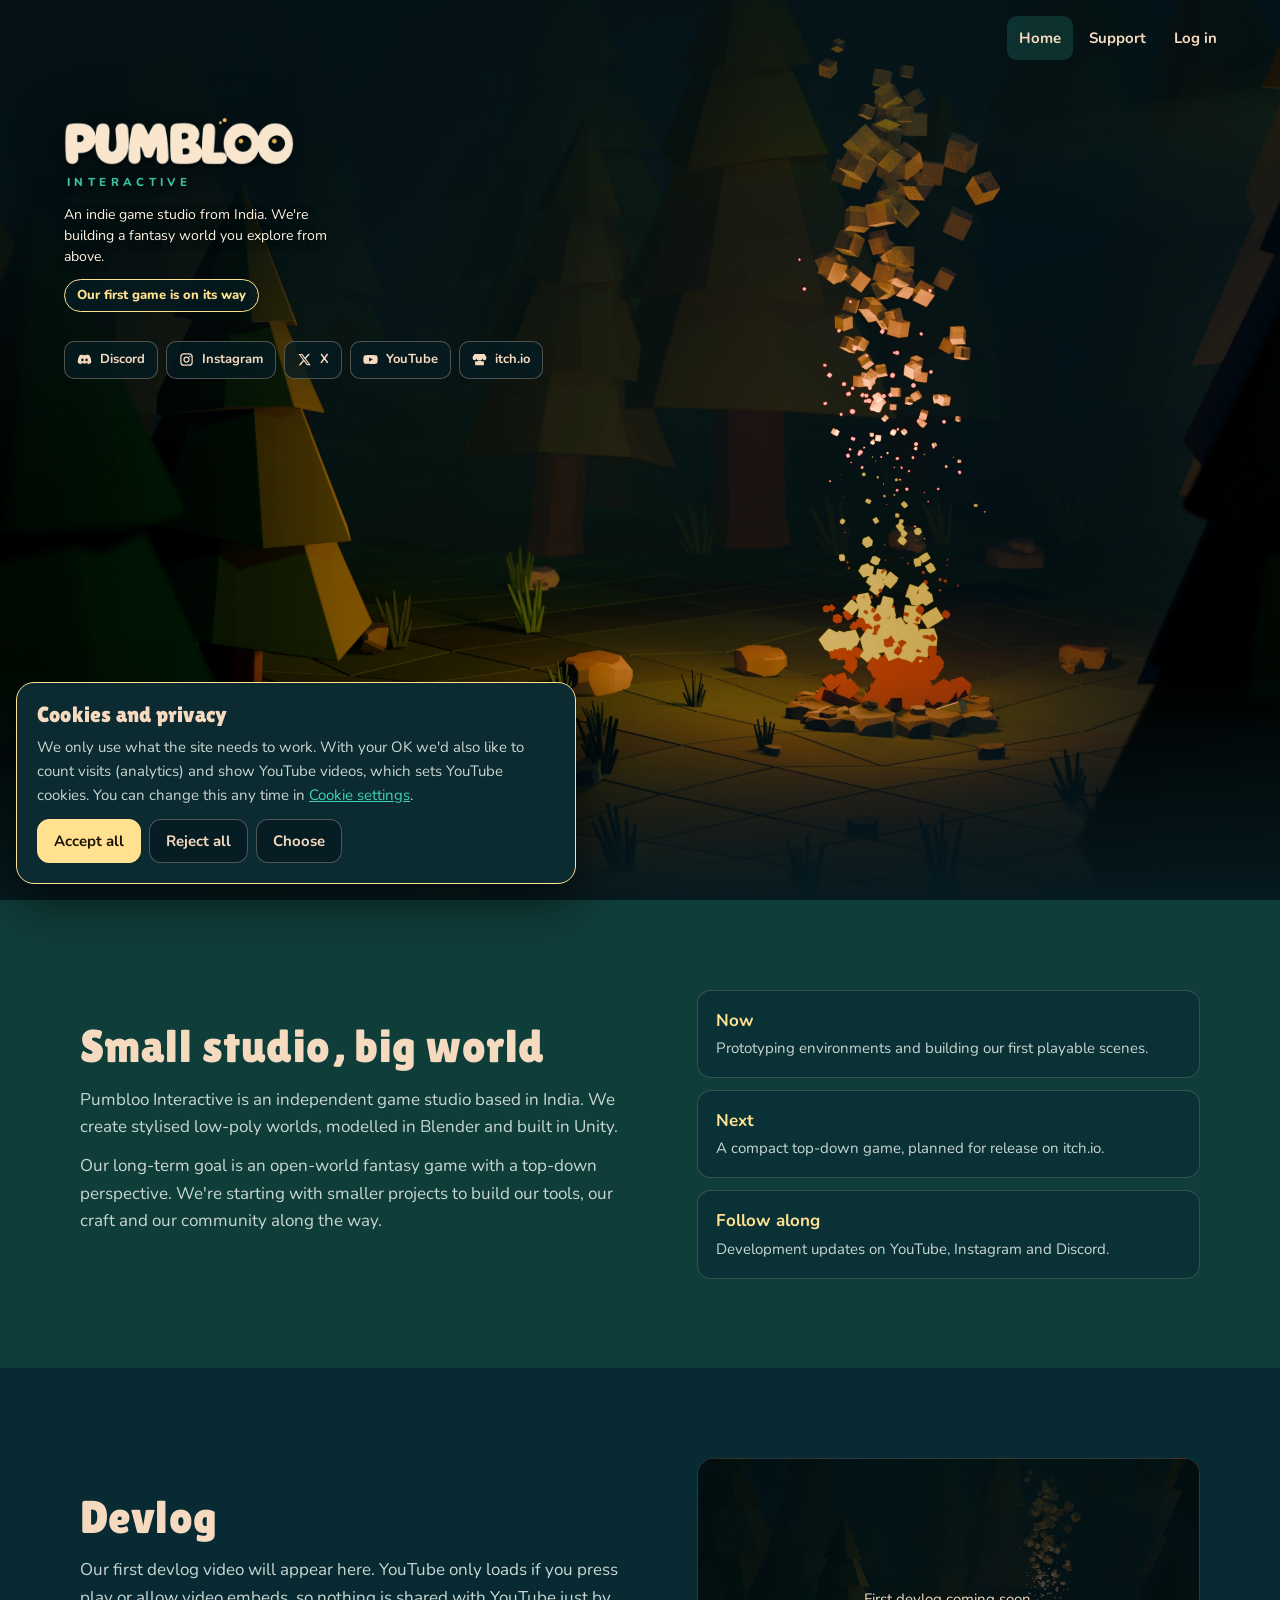
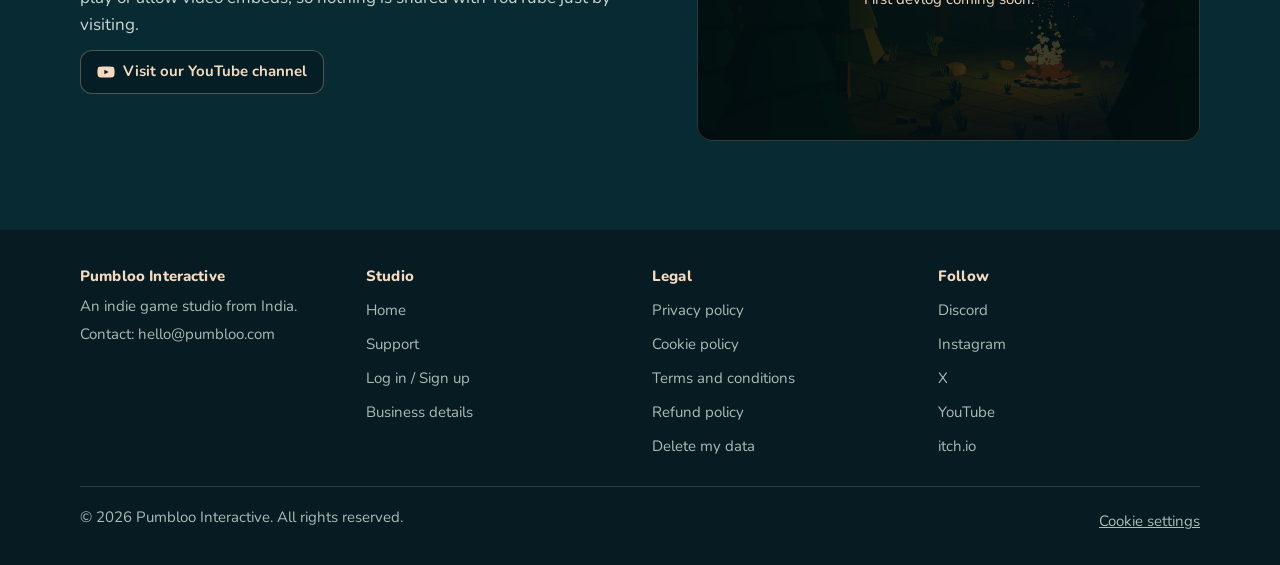
<file: index.html>
<!DOCTYPE html>
<html lang="en">
<head>
<meta charset="utf-8">
<meta name="viewport" content="width=device-width, initial-scale=1">
<title>Pumbloo Interactive · Indie game studio</title>
<meta name="description" content="Pumbloo Interactive is an indie game studio from India, building a fantasy world you explore from above.">
<meta property="og:title" content="Pumbloo Interactive · Indie game studio">
<meta property="og:description" content="Pumbloo Interactive is an indie game studio from India, building a fantasy world you explore from above.">
<meta property="og:image" content="https://pumbloo.com/assets/og-image.jpg">
<meta property="og:type" content="website">
<meta name="theme-color" content="#082A32">
<link rel="icon" type="image/png" sizes="512x512" href="assets/icon.png">
<link rel="apple-touch-icon" href="assets/apple-touch-icon.png">
<link rel="preload" href="assets/fonts/lilita-one.woff2" as="font" type="font/woff2" crossorigin>
<link rel="stylesheet" href="assets/site.css">
<link rel="preload" href="assets/campfire.webp" as="image">
</head>
<body>
<a class="skip" href="#main">Skip to content</a>
<header class="bar">
  <span></span>
  <button class="btn menu" aria-expanded="false" aria-controls="nav">Menu</button>
  <nav id="nav" class="nav" aria-label="Main"><a href="index.html" aria-current=page>Home</a><a href="support.html">Support</a><a href="account.html">Log in</a></nav>
</header>
<main id="main">
<section class="hero" aria-label="Welcome">
  <img class="still" src="assets/campfire.webp" fetchpriority="high" alt="A low-poly campfire burning in a dark pine forest at night, made in Blender by Pumbloo Interactive." width="2560" height="1440">
  <div class="scrim"></div>
  <div class="copy">
    <h1 class="mark"><picture><source srcset="assets/logo-wordmark.webp" type="image/webp"><img src="assets/logo-wordmark.png" alt="Pumbloo" width="1100" height="231"></picture></h1>
    <p class="sub">INTERACTIVE</p>
    <p class="lead">An indie game studio from India. We're building a fantasy world you explore from above.</p>
    <p class="soon">Our first game is on its way</p>
    <nav class="links" aria-label="Follow Pumbloo"><a class="btn" href="https://discord.gg/jzEBQ8asQc" rel="noopener"><svg viewBox="0 0 24 24" aria-hidden="true"><path d="M19.6 5.2A17 17 0 0 0 15.4 4l-.5 1.1a15.6 15.6 0 0 0-5.8 0L8.6 4a17 17 0 0 0-4.2 1.2C1.7 9.2 1 13.1 1.3 17a17 17 0 0 0 5.2 2.6l1.1-1.8a11 11 0 0 1-1.7-.8l.4-.3a12 12 0 0 0 11.4 0l.4.3a11 11 0 0 1-1.7.8l1.1 1.8A17 17 0 0 0 22.7 17c.4-4.5-.7-8.4-3.1-11.8ZM8.7 14.7c-1 0-1.9-1-1.9-2.1s.8-2.1 1.9-2.1 1.9 1 1.9 2.1-.8 2.1-1.9 2.1Zm6.6 0c-1 0-1.9-1-1.9-2.1s.8-2.1 1.9-2.1 1.9 1 1.9 2.1-.8 2.1-1.9 2.1Z"/></svg>Discord<span class="sr-only"> (opens Discord)</span></a><a class="btn" href="https://www.instagram.com/pumbloo_int/" rel="noopener"><svg viewBox="0 0 24 24" aria-hidden="true"><path d="M7.8 2h8.4A5.8 5.8 0 0 1 22 7.8v8.4a5.8 5.8 0 0 1-5.8 5.8H7.8A5.8 5.8 0 0 1 2 16.2V7.8A5.8 5.8 0 0 1 7.8 2Zm0 2A3.8 3.8 0 0 0 4 7.8v8.4A3.8 3.8 0 0 0 7.8 20h8.4a3.8 3.8 0 0 0 3.8-3.8V7.8A3.8 3.8 0 0 0 16.2 4H7.8ZM12 7a5 5 0 1 1 0 10 5 5 0 0 1 0-10Zm0 2a3 3 0 1 0 0 6 3 3 0 0 0 0-6Zm5.3-3.2a1.2 1.2 0 1 1 0 2.4 1.2 1.2 0 0 1 0-2.4Z"/></svg>Instagram<span class="sr-only"> (opens Instagram)</span></a><a class="btn" href="https://x.com/pumbloo_int" rel="noopener"><svg viewBox="0 0 24 24" aria-hidden="true"><path d="M17.8 3h3l-6.6 7.6L22 21h-6.1l-4.8-6.3L5.6 21h-3l7.1-8.1L2.3 3h6.2l4.3 5.7L17.8 3Zm-1 16.2h1.7L7.4 4.7H5.6l11.2 14.5Z"/></svg>X<span class="sr-only"> (opens X)</span></a><a class="btn" href="https://www.youtube.com/@pumbloo" rel="noopener"><svg viewBox="0 0 24 24" aria-hidden="true"><path d="M23 7.2a3 3 0 0 0-2.1-2.1C19 4.6 12 4.6 12 4.6s-7 0-8.9.5A3 3 0 0 0 1 7.2 31 31 0 0 0 .5 12 31 31 0 0 0 1 16.8a3 3 0 0 0 2.1 2.1c1.9.5 8.9.5 8.9.5s7 0 8.9-.5a3 3 0 0 0 2.1-2.1 31 31 0 0 0 .5-4.8 31 31 0 0 0-.5-4.8ZM9.8 15.1V8.9L15.6 12l-5.8 3.1Z"/></svg>YouTube<span class="sr-only"> (opens YouTube)</span></a><a class="btn" href="https://pumbloo.itch.io/" rel="noopener"><svg viewBox="0 0 24 24" aria-hidden="true"><path d="M4 3h16l3 5v2a3 3 0 0 1-3 3 3 3 0 0 1-3-3 3 3 0 0 1-3 3h-4a3 3 0 0 1-3-3 3 3 0 0 1-3 3 3 3 0 0 1-3-3V8l3-5Zm1 11.5V21h14v-6.5c-.6.3-1.3.5-2 .5-1 0-2-.4-2.6-1H9.6c-.7.6-1.6 1-2.6 1-.7 0-1.4-.2-2-.5ZM10 16l2 2 2-2h-4Z"/></svg>itch.io<span class="sr-only"> (opens itch.io)</span></a></nav>
  </div>
  <p class="season">Happy holidays from our campfire. Scene made in Blender by the studio.</p>
</section>

<section class="band pine">
  <div class="wrap two">
    <div>
      <h2>Small studio, big world</h2>
      <p>Pumbloo Interactive is an independent game studio based in India. We create stylised low-poly worlds, modelled in Blender and built in Unity.</p>
      <p>Our long-term goal is an open-world fantasy game with a top-down perspective. We're starting with smaller projects to build our tools, our craft and our community along the way.</p>
    </div>
    <ul class="facts">
      <li><b>Now</b><span>Prototyping environments and building our first playable scenes.</span></li>
      <li><b>Next</b><span>A compact top-down game, planned for release on itch.io.</span></li>
      <li><b>Follow along</b><span>Development updates on YouTube, Instagram and Discord.</span></li>
    </ul>
  </div>
</section>

<section class="band deep" aria-labelledby="devlog">
  <div class="wrap two">
    <div>
      <h2 id="devlog">Devlog</h2>
      <p>Our first devlog video will appear here. YouTube only loads if you press play or allow video embeds, so nothing is shared with YouTube just by visiting.</p>
      <p><a class="btn" href="https://www.youtube.com/@pumbloo" rel="noopener"><svg viewBox="0 0 24 24" aria-hidden="true"><path d="M23 7.2a3 3 0 0 0-2.1-2.1C19 4.6 12 4.6 12 4.6s-7 0-8.9.5A3 3 0 0 0 1 7.2 31 31 0 0 0 .5 12 31 31 0 0 0 1 16.8a3 3 0 0 0 2.1 2.1c1.9.5 8.9.5 8.9.5s7 0 8.9-.5a3 3 0 0 0 2.1-2.1 31 31 0 0 0 .5-4.8 31 31 0 0 0-.5-4.8ZM9.8 15.1V8.9L15.6 12l-5.8 3.1Z"/></svg>Visit our YouTube channel</a></p>
    </div>
    <div class="embed" data-youtube="" data-title="Pumbloo devlog" style="background-image:url(assets/campfire-960.webp)">
      <div class="gate"><p>First devlog coming soon.</p></div>
    </div>
  </div>
</section>
</main>
<footer>
  <div class="cols">
    <div><h2>Pumbloo Interactive</h2><p style="margin:0">An indie game studio from India.<br>Contact: <a href="mailto:hello@pumbloo.com">hello@pumbloo.com</a></p></div>
    <nav aria-label="Studio"><h2>Studio</h2><ul><li><a href="index.html">Home</a></li><li><a href="support.html">Support</a></li><li><a href="account.html">Log in / Sign up</a></li><li><a href="support.html#business">Business details</a></li></ul></nav>
    <nav aria-label="Legal"><h2>Legal</h2><ul><li><a href="privacy.html">Privacy policy</a></li><li><a href="cookies.html">Cookie policy</a></li><li><a href="terms.html">Terms and conditions</a></li><li><a href="refund.html">Refund policy</a></li><li><a href="privacy.html#delete">Delete my data</a></li></ul></nav>
    <nav aria-label="Social"><h2>Follow</h2><ul><li><a href="https://discord.gg/jzEBQ8asQc" rel="noopener">Discord</a></li><li><a href="https://www.instagram.com/pumbloo_int/" rel="noopener">Instagram</a></li><li><a href="https://x.com/pumbloo_int" rel="noopener">X</a></li><li><a href="https://www.youtube.com/@pumbloo" rel="noopener">YouTube</a></li><li><a href="https://pumbloo.itch.io/" rel="noopener">itch.io</a></li></ul></nav>
  </div>
  <div class="legal"><span>© <span class="yr">2026</span> Pumbloo Interactive. All rights reserved.</span><button class="linkbtn" data-cookie-settings>Cookie settings</button></div>
</footer>

<div class="cookie" id="cookie" role="dialog" aria-modal="false" aria-labelledby="cookie-title" hidden>
  <h2 id="cookie-title" tabindex="-1">Cookies and privacy</h2>
  <p>We only use what the site needs to work. With your OK we'd also like to count visits (analytics) and show YouTube videos, which sets YouTube cookies. You can change this any time in <a href="cookies.html">Cookie settings</a>.</p>
  <div class="opts" hidden>
    <div class="check"><input type="checkbox" id="c-needed" checked disabled><label for="c-needed"><strong>Necessary</strong> (always on): remembers this choice.</label></div>
    <div class="check"><input type="checkbox" id="c-analytics"><label for="c-analytics"><strong>Analytics</strong>: anonymous visit counts.</label></div>
    <div class="check"><input type="checkbox" id="c-embeds"><label for="c-embeds"><strong>Video embeds</strong>: loads YouTube players.</label></div>
  </div>
  <div class="row">
    <button class="btn primary" data-accept>Accept all</button>
    <button class="btn" data-reject>Reject all</button>
    <button class="btn" data-choose>Choose</button>
    <button class="btn" data-save hidden>Save my choice</button>
  </div>
</div>
<script src="assets/site.js"></script>
</body>
</html>
</file>
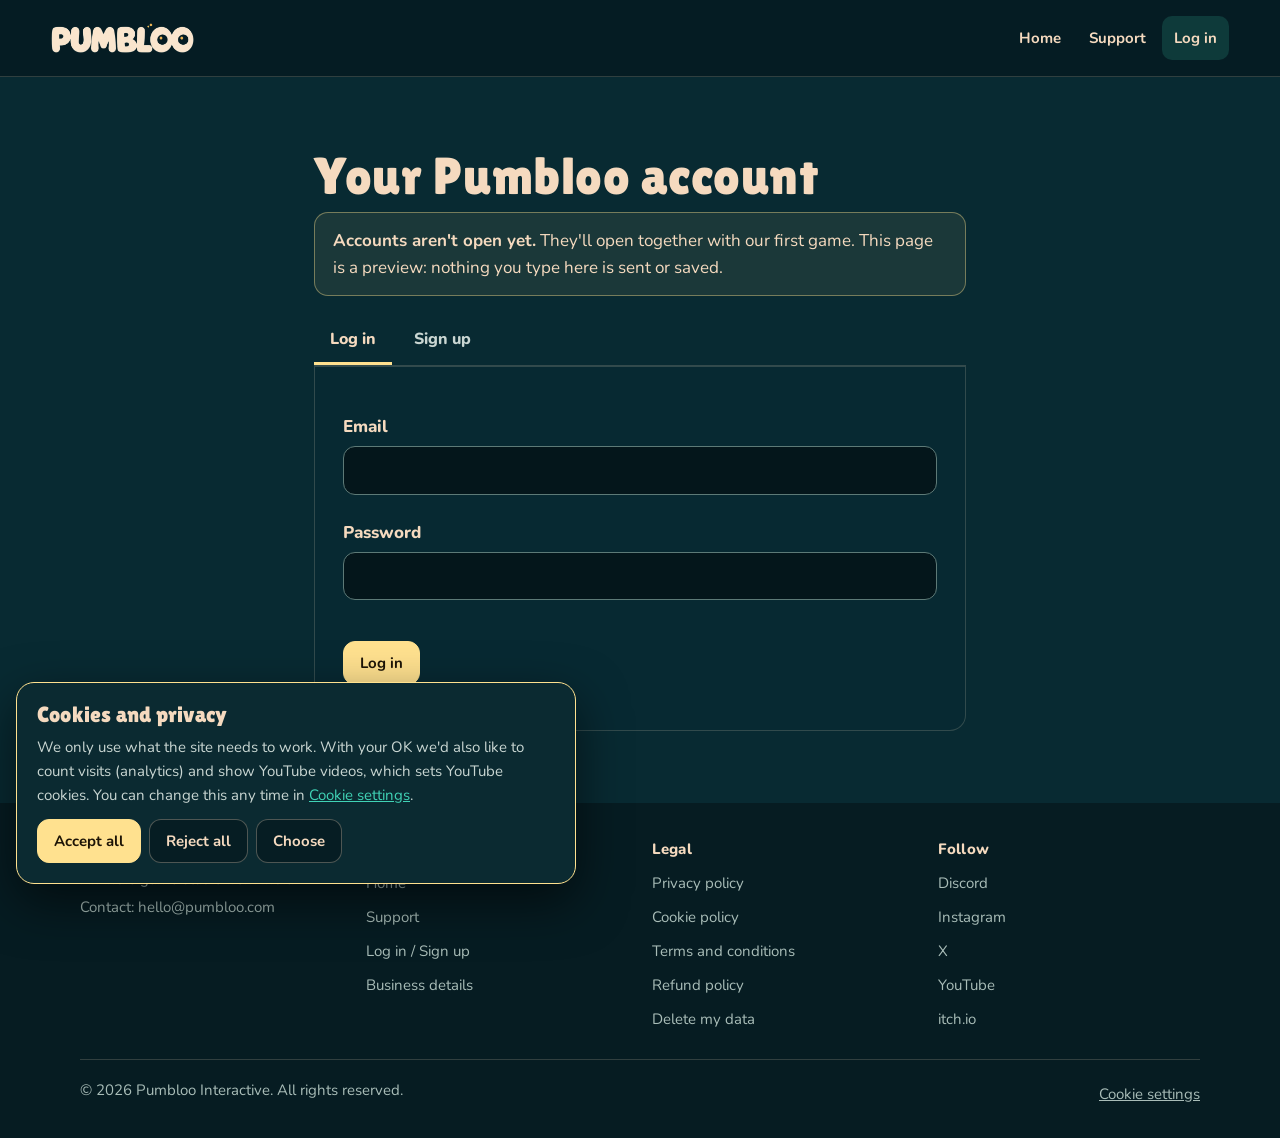
<file: account.html>
<!DOCTYPE html>
<html lang="en">
<head>
<meta charset="utf-8">
<meta name="viewport" content="width=device-width, initial-scale=1">
<title>Log in or sign up · Pumbloo Interactive</title>
<meta name="description" content="Pumbloo accounts.">
<meta property="og:title" content="Log in or sign up · Pumbloo Interactive">
<meta property="og:description" content="Pumbloo accounts.">
<meta property="og:image" content="https://pumbloo.com/assets/og-image.jpg">
<meta property="og:type" content="website">
<meta name="theme-color" content="#082A32">
<link rel="icon" type="image/png" sizes="512x512" href="assets/icon.png">
<link rel="apple-touch-icon" href="assets/apple-touch-icon.png">
<link rel="preload" href="assets/fonts/lilita-one.woff2" as="font" type="font/woff2" crossorigin>
<link rel="stylesheet" href="assets/site.css">
</head>
<body>
<a class="skip" href="#main">Skip to content</a>
<header class="bar solid">
  <a class="brand" href="index.html"><img src="assets/logo-wordmark.png" alt="Pumbloo Interactive home" width="1100" height="231"></a>
  <button class="btn menu" aria-expanded="false" aria-controls="nav">Menu</button>
  <nav id="nav" class="nav" aria-label="Main"><a href="index.html">Home</a><a href="support.html">Support</a><a href="account.html" aria-current=page>Log in</a></nav>
</header>
<main id="main" class="page">

<h1>Your Pumbloo account</h1>
<div class="note"><p><strong>Accounts aren't open yet.</strong> They'll open together with our first game. This page is a preview: nothing you type here is sent or saved.</p></div>

<div class="tabs" role="tablist" aria-label="Account">
  <button role="tab" id="t-login" aria-selected="true" aria-controls="p-login">Log in</button>
  <button role="tab" id="t-signup" aria-selected="false" aria-controls="p-signup" tabindex="-1">Sign up</button>
</div>

<section id="p-login" role="tabpanel" aria-labelledby="t-login" class="card" style="border-top-left-radius:0;border-top-right-radius:0">
<form data-preview novalidate aria-label="Log in">
  <div class="field"><label for="l-email">Email</label><input type="email" id="l-email" autocomplete="email" required aria-describedby="l-email-err"><span class="err" id="l-email-err" aria-live="polite"></span></div>
  <div class="field"><label for="l-pass">Password</label><input type="password" id="l-pass" autocomplete="current-password" required aria-describedby="l-pass-err"><span class="err" id="l-pass-err" aria-live="polite"></span></div>
  <p><button class="btn primary" type="submit">Log in</button></p>
  <p class="status" role="status" tabindex="-1"></p>
</form>
</section>

<section id="p-signup" role="tabpanel" aria-labelledby="t-signup" class="card" hidden style="border-top-left-radius:0;border-top-right-radius:0">
<form data-preview novalidate aria-label="Sign up">
  <div class="field"><label for="s-name">Display name</label><input type="text" id="s-name" autocomplete="nickname" required aria-describedby="s-name-err"><span class="err" id="s-name-err" aria-live="polite"></span></div>
  <div class="field"><label for="s-email">Email</label><input type="email" id="s-email" autocomplete="email" required aria-describedby="s-email-err"><span class="err" id="s-email-err" aria-live="polite"></span></div>
  <div class="field"><label for="s-pass">Password</label><span class="hint" id="s-pass-hint">At least 10 characters.</span><input type="password" id="s-pass" autocomplete="new-password" required minlength="10" aria-describedby="s-pass-hint s-pass-err"><span class="err" id="s-pass-err" aria-live="polite"></span></div>
  <fieldset><legend class="legend">Agreements</legend>
    <div class="check"><input type="checkbox" id="s-terms" required aria-describedby="s-terms-err"><label for="s-terms">I agree to the <a href="terms.html">terms</a> and have read the <a href="privacy.html">privacy policy</a>.</label></div>
    <span class="err" id="s-terms-err" aria-live="polite"></span>
    <div class="check"><input type="checkbox" id="s-age" required aria-describedby="s-age-err"><label for="s-age">I'm 18 or older, or my parent or guardian agrees to me making an account.</label></div>
    <span class="err" id="s-age-err" aria-live="polite"></span>
    <div class="check"><input type="checkbox" id="s-news"><label for="s-news">Email me game news (optional, unsubscribe any time).</label></div>
  </fieldset>
  <p><button class="btn primary" type="submit">Create account</button></p>
  <p class="status" role="status" tabindex="-1"></p>
</form>
</section>

</main>
<footer>
  <div class="cols">
    <div><h2>Pumbloo Interactive</h2><p style="margin:0">An indie game studio from India.<br>Contact: <a href="mailto:hello@pumbloo.com">hello@pumbloo.com</a></p></div>
    <nav aria-label="Studio"><h2>Studio</h2><ul><li><a href="index.html">Home</a></li><li><a href="support.html">Support</a></li><li><a href="account.html">Log in / Sign up</a></li><li><a href="support.html#business">Business details</a></li></ul></nav>
    <nav aria-label="Legal"><h2>Legal</h2><ul><li><a href="privacy.html">Privacy policy</a></li><li><a href="cookies.html">Cookie policy</a></li><li><a href="terms.html">Terms and conditions</a></li><li><a href="refund.html">Refund policy</a></li><li><a href="privacy.html#delete">Delete my data</a></li></ul></nav>
    <nav aria-label="Social"><h2>Follow</h2><ul><li><a href="https://discord.gg/jzEBQ8asQc" rel="noopener">Discord</a></li><li><a href="https://www.instagram.com/pumbloo_int/" rel="noopener">Instagram</a></li><li><a href="https://x.com/pumbloo_int" rel="noopener">X</a></li><li><a href="https://www.youtube.com/@pumbloo" rel="noopener">YouTube</a></li><li><a href="https://pumbloo.itch.io/" rel="noopener">itch.io</a></li></ul></nav>
  </div>
  <div class="legal"><span>© <span class="yr">2026</span> Pumbloo Interactive. All rights reserved.</span><button class="linkbtn" data-cookie-settings>Cookie settings</button></div>
</footer>

<div class="cookie" id="cookie" role="dialog" aria-modal="false" aria-labelledby="cookie-title" hidden>
  <h2 id="cookie-title" tabindex="-1">Cookies and privacy</h2>
  <p>We only use what the site needs to work. With your OK we'd also like to count visits (analytics) and show YouTube videos, which sets YouTube cookies. You can change this any time in <a href="cookies.html">Cookie settings</a>.</p>
  <div class="opts" hidden>
    <div class="check"><input type="checkbox" id="c-needed" checked disabled><label for="c-needed"><strong>Necessary</strong> (always on): remembers this choice.</label></div>
    <div class="check"><input type="checkbox" id="c-analytics"><label for="c-analytics"><strong>Analytics</strong>: anonymous visit counts.</label></div>
    <div class="check"><input type="checkbox" id="c-embeds"><label for="c-embeds"><strong>Video embeds</strong>: loads YouTube players.</label></div>
  </div>
  <div class="row">
    <button class="btn primary" data-accept>Accept all</button>
    <button class="btn" data-reject>Reject all</button>
    <button class="btn" data-choose>Choose</button>
    <button class="btn" data-save hidden>Save my choice</button>
  </div>
</div>
<script src="assets/site.js"></script>
</body>
</html>
</file>
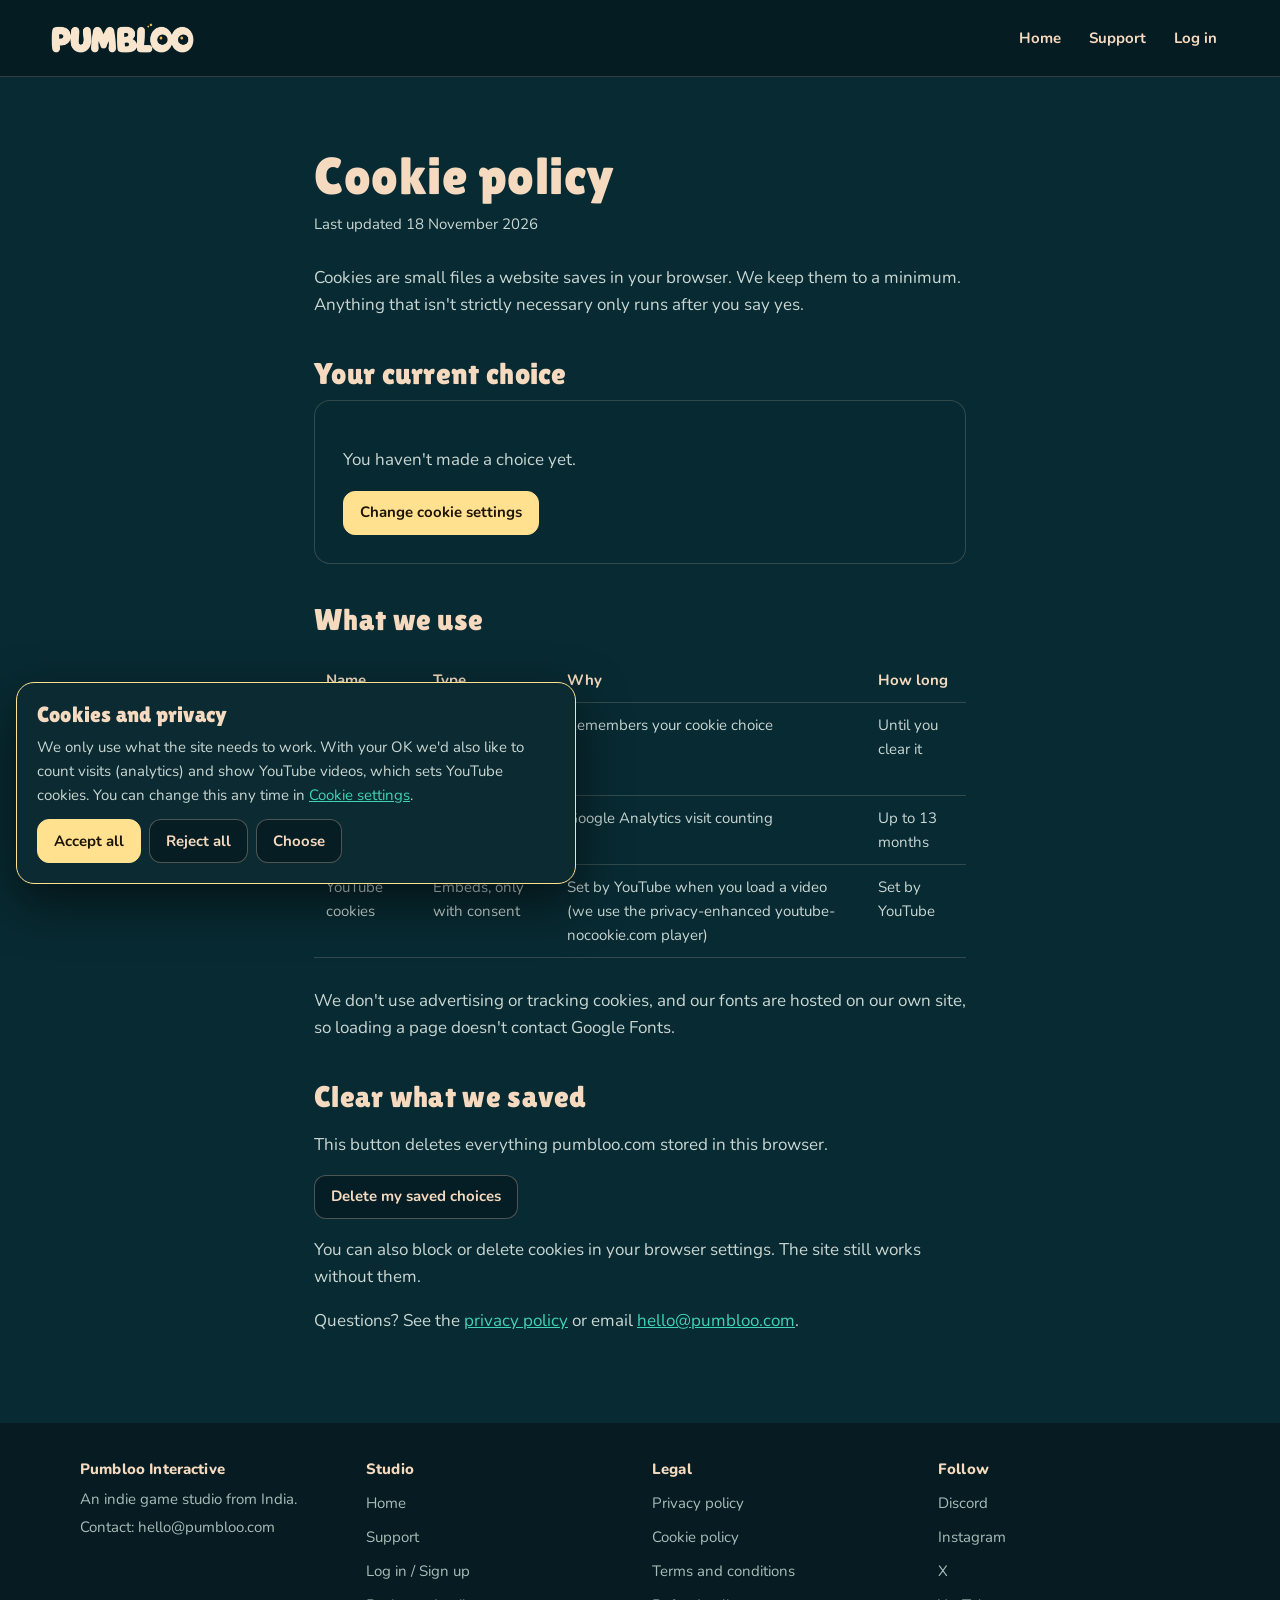
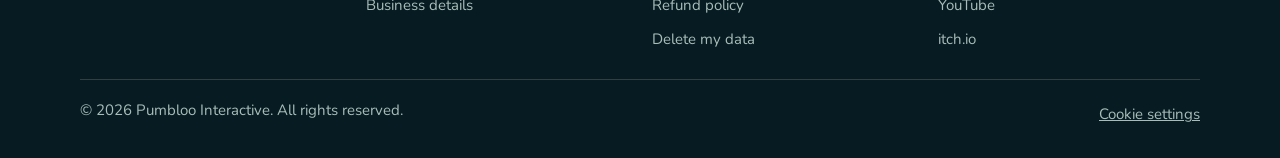
<file: cookies.html>
<!DOCTYPE html>
<html lang="en">
<head>
<meta charset="utf-8">
<meta name="viewport" content="width=device-width, initial-scale=1">
<title>Cookie policy · Pumbloo Interactive</title>
<meta name="description" content="Which cookies and browser storage pumbloo.com uses.">
<meta property="og:title" content="Cookie policy · Pumbloo Interactive">
<meta property="og:description" content="Which cookies and browser storage pumbloo.com uses.">
<meta property="og:image" content="https://pumbloo.com/assets/og-image.jpg">
<meta property="og:type" content="website">
<meta name="theme-color" content="#082A32">
<link rel="icon" type="image/png" sizes="512x512" href="assets/icon.png">
<link rel="apple-touch-icon" href="assets/apple-touch-icon.png">
<link rel="preload" href="assets/fonts/lilita-one.woff2" as="font" type="font/woff2" crossorigin>
<link rel="stylesheet" href="assets/site.css">
</head>
<body>
<a class="skip" href="#main">Skip to content</a>
<header class="bar solid">
  <a class="brand" href="index.html"><img src="assets/logo-wordmark.png" alt="Pumbloo Interactive home" width="1100" height="231"></a>
  <button class="btn menu" aria-expanded="false" aria-controls="nav">Menu</button>
  <nav id="nav" class="nav" aria-label="Main"><a href="index.html">Home</a><a href="support.html">Support</a><a href="account.html">Log in</a></nav>
</header>
<main id="main" class="page">

<h1>Cookie policy</h1>
<p class="updated">Last updated 18 November 2026</p>
<p>Cookies are small files a website saves in your browser. We keep them to a minimum. Anything that isn't strictly necessary only runs after you say yes.</p>

<h2>Your current choice</h2>
<div class="card">
<p id="consent-status" aria-live="polite">Loading...</p>
<p style="display:flex;flex-wrap:wrap;gap:8px;margin:0"><button class="btn primary" data-cookie-settings>Change cookie settings</button></p>
</div>

<h2>What we use</h2>
<div class="scroll"><table>
<thead><tr><th>Name</th><th>Type</th><th>Why</th><th>How long</th></tr></thead>
<tbody>
<tr><td>pumbloo-consent</td><td>Necessary (browser storage)</td><td>Remembers your cookie choice</td><td>Until you clear it</td></tr>
<tr><td>_ga, _ga_*</td><td>Analytics, only with consent</td><td>Google Analytics visit counting</td><td>Up to 13 months</td></tr>
<tr><td>YouTube cookies</td><td>Embeds, only with consent</td><td>Set by YouTube when you load a video (we use the privacy-enhanced youtube-nocookie.com player)</td><td>Set by YouTube</td></tr>
</tbody></table></div>
<p>We don't use advertising or tracking cookies, and our fonts are hosted on our own site, so loading a page doesn't contact Google Fonts.</p>

<h2 id="clear">Clear what we saved</h2>
<p>This button deletes everything pumbloo.com stored in this browser.</p>
<p><button class="btn" id="wipe-local">Delete my saved choices</button></p>
<p id="wipe-status" role="status"></p>
<p>You can also block or delete cookies in your browser settings. The site still works without them.</p>
<p>Questions? See the <a href="privacy.html">privacy policy</a> or email <a href="mailto:hello@pumbloo.com">hello@pumbloo.com</a>.</p>

</main>
<footer>
  <div class="cols">
    <div><h2>Pumbloo Interactive</h2><p style="margin:0">An indie game studio from India.<br>Contact: <a href="mailto:hello@pumbloo.com">hello@pumbloo.com</a></p></div>
    <nav aria-label="Studio"><h2>Studio</h2><ul><li><a href="index.html">Home</a></li><li><a href="support.html">Support</a></li><li><a href="account.html">Log in / Sign up</a></li><li><a href="support.html#business">Business details</a></li></ul></nav>
    <nav aria-label="Legal"><h2>Legal</h2><ul><li><a href="privacy.html">Privacy policy</a></li><li><a href="cookies.html">Cookie policy</a></li><li><a href="terms.html">Terms and conditions</a></li><li><a href="refund.html">Refund policy</a></li><li><a href="privacy.html#delete">Delete my data</a></li></ul></nav>
    <nav aria-label="Social"><h2>Follow</h2><ul><li><a href="https://discord.gg/jzEBQ8asQc" rel="noopener">Discord</a></li><li><a href="https://www.instagram.com/pumbloo_int/" rel="noopener">Instagram</a></li><li><a href="https://x.com/pumbloo_int" rel="noopener">X</a></li><li><a href="https://www.youtube.com/@pumbloo" rel="noopener">YouTube</a></li><li><a href="https://pumbloo.itch.io/" rel="noopener">itch.io</a></li></ul></nav>
  </div>
  <div class="legal"><span>© <span class="yr">2026</span> Pumbloo Interactive. All rights reserved.</span><button class="linkbtn" data-cookie-settings>Cookie settings</button></div>
</footer>

<div class="cookie" id="cookie" role="dialog" aria-modal="false" aria-labelledby="cookie-title" hidden>
  <h2 id="cookie-title" tabindex="-1">Cookies and privacy</h2>
  <p>We only use what the site needs to work. With your OK we'd also like to count visits (analytics) and show YouTube videos, which sets YouTube cookies. You can change this any time in <a href="cookies.html">Cookie settings</a>.</p>
  <div class="opts" hidden>
    <div class="check"><input type="checkbox" id="c-needed" checked disabled><label for="c-needed"><strong>Necessary</strong> (always on): remembers this choice.</label></div>
    <div class="check"><input type="checkbox" id="c-analytics"><label for="c-analytics"><strong>Analytics</strong>: anonymous visit counts.</label></div>
    <div class="check"><input type="checkbox" id="c-embeds"><label for="c-embeds"><strong>Video embeds</strong>: loads YouTube players.</label></div>
  </div>
  <div class="row">
    <button class="btn primary" data-accept>Accept all</button>
    <button class="btn" data-reject>Reject all</button>
    <button class="btn" data-choose>Choose</button>
    <button class="btn" data-save hidden>Save my choice</button>
  </div>
</div>
<script src="assets/site.js"></script>
</body>
</html>
</file>
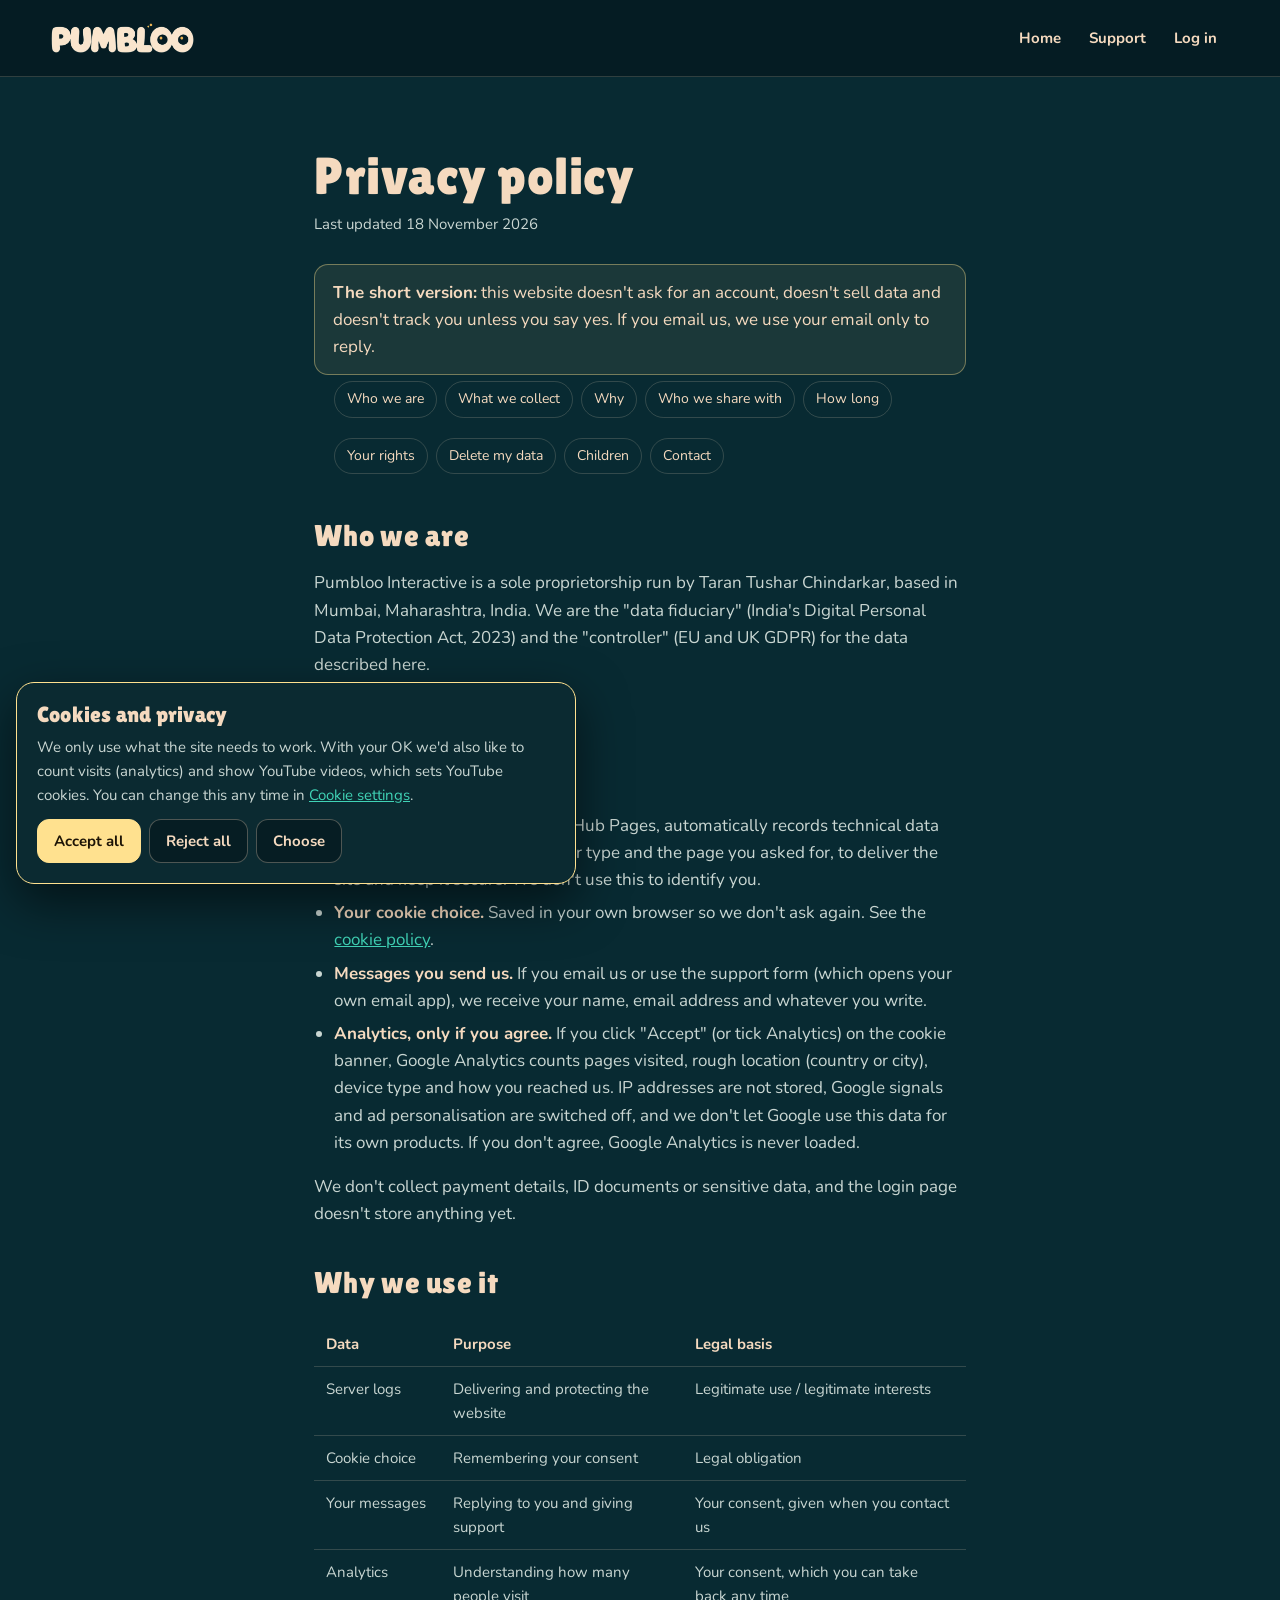
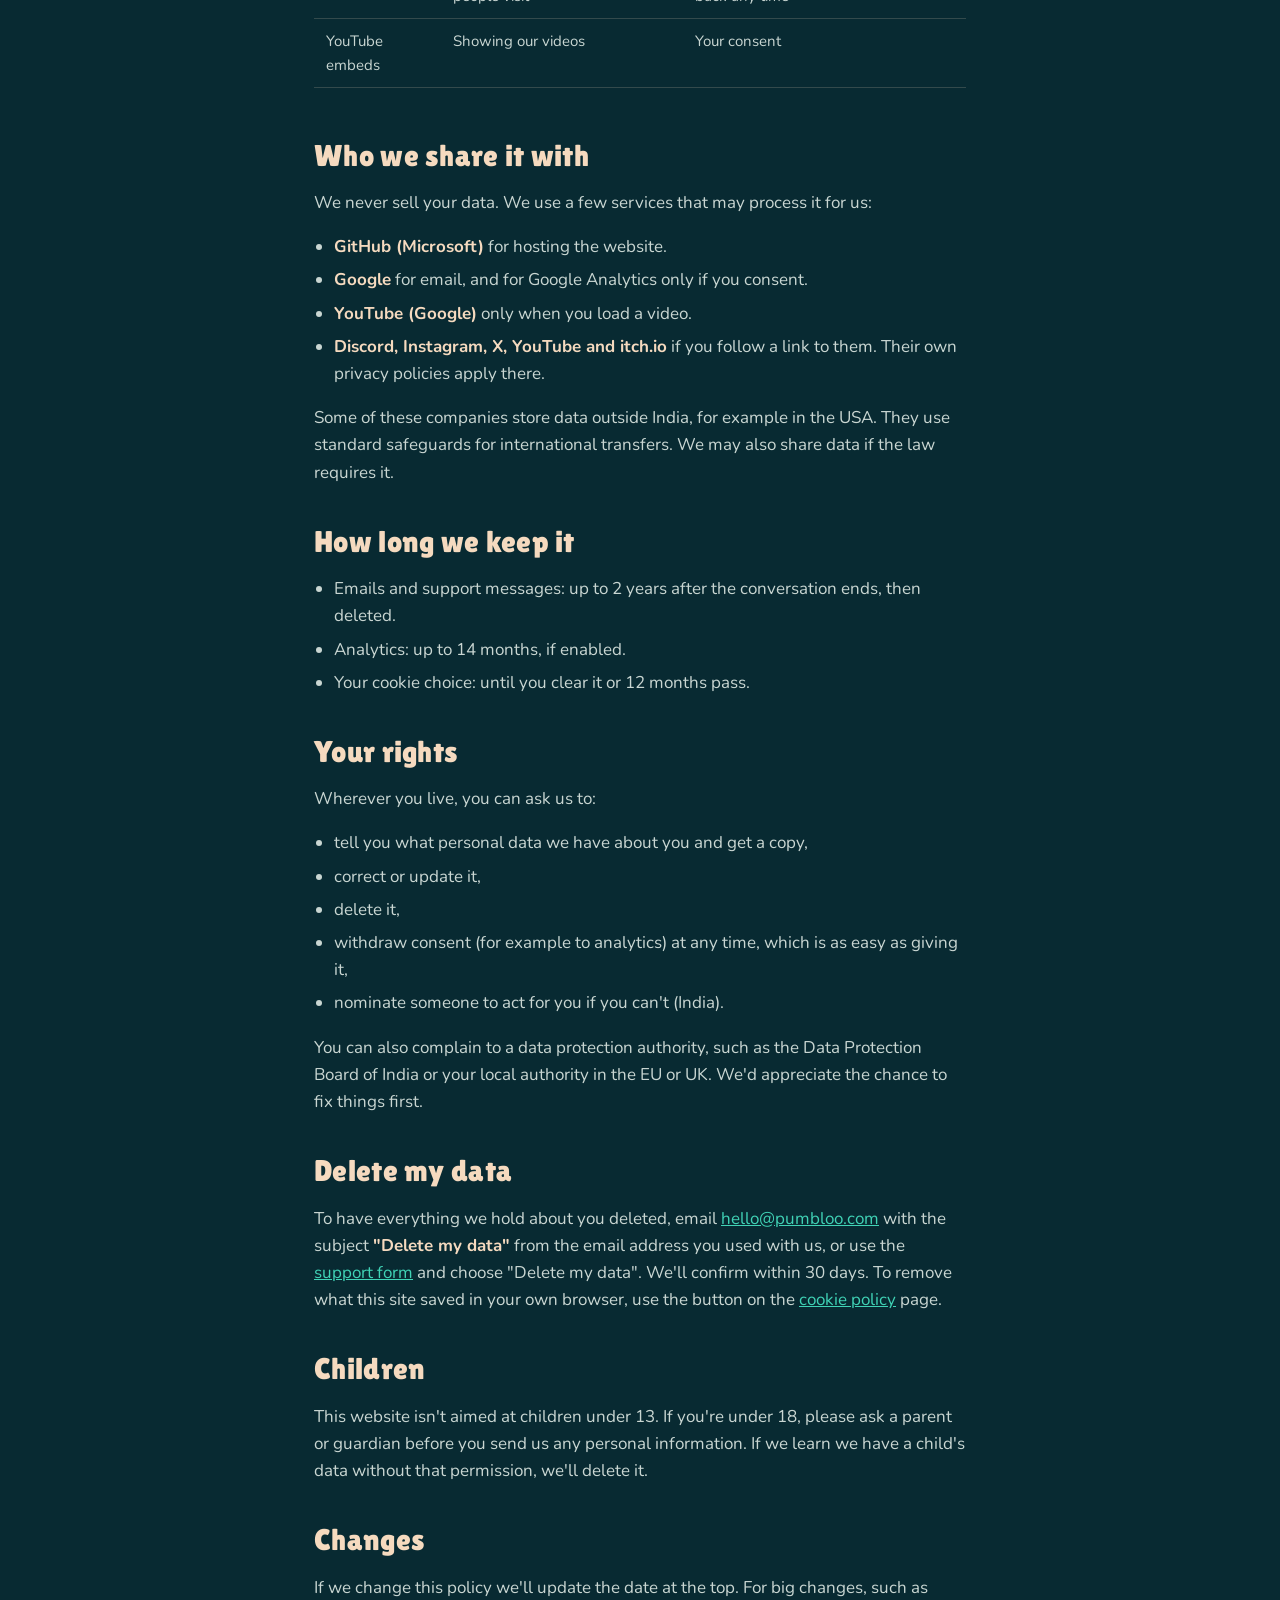
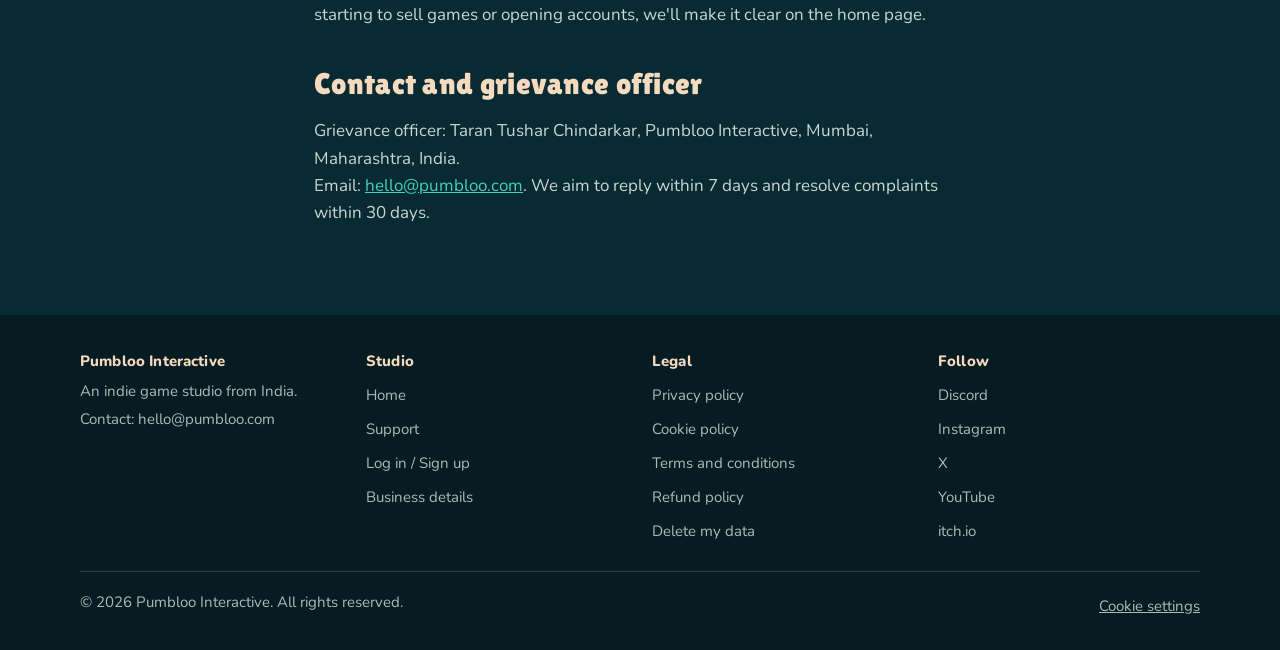
<file: privacy.html>
<!DOCTYPE html>
<html lang="en">
<head>
<meta charset="utf-8">
<meta name="viewport" content="width=device-width, initial-scale=1">
<title>Privacy policy · Pumbloo Interactive</title>
<meta name="description" content="How Pumbloo Interactive handles your personal data.">
<meta property="og:title" content="Privacy policy · Pumbloo Interactive">
<meta property="og:description" content="How Pumbloo Interactive handles your personal data.">
<meta property="og:image" content="https://pumbloo.com/assets/og-image.jpg">
<meta property="og:type" content="website">
<meta name="theme-color" content="#082A32">
<link rel="icon" type="image/png" sizes="512x512" href="assets/icon.png">
<link rel="apple-touch-icon" href="assets/apple-touch-icon.png">
<link rel="preload" href="assets/fonts/lilita-one.woff2" as="font" type="font/woff2" crossorigin>
<link rel="stylesheet" href="assets/site.css">
</head>
<body>
<a class="skip" href="#main">Skip to content</a>
<header class="bar solid">
  <a class="brand" href="index.html"><img src="assets/logo-wordmark.png" alt="Pumbloo Interactive home" width="1100" height="231"></a>
  <button class="btn menu" aria-expanded="false" aria-controls="nav">Menu</button>
  <nav id="nav" class="nav" aria-label="Main"><a href="index.html">Home</a><a href="support.html">Support</a><a href="account.html">Log in</a></nav>
</header>
<main id="main" class="page">

<h1>Privacy policy</h1>
<p class="updated">Last updated 18 November 2026</p>
<div class="note"><p><strong>The short version:</strong> this website doesn't ask for an account, doesn't sell data and doesn't track you unless you say yes. If you email us, we use your email only to reply.</p></div>
<ul class="toc">
<li><a href="#who">Who we are</a></li><li><a href="#what">What we collect</a></li><li><a href="#why">Why</a></li><li><a href="#share">Who we share with</a></li><li><a href="#keep">How long</a></li><li><a href="#rights">Your rights</a></li><li><a href="#delete">Delete my data</a></li><li><a href="#kids">Children</a></li><li><a href="#contact">Contact</a></li>
</ul>

<h2 id="who">Who we are</h2>
<p>Pumbloo Interactive is a sole proprietorship run by Taran Tushar Chindarkar, based in Mumbai, Maharashtra, India. We are the "data fiduciary" (India's Digital Personal Data Protection Act, 2023) and the "controller" (EU and UK GDPR) for the data described here.</p>

<h2 id="what">What we collect</h2>
<p>We collect <strong>only what we need</strong>:</p>
<ul>
<li><strong>Basic server logs.</strong> Our host, GitHub Pages, automatically records technical data such as your IP address, browser type and the page you asked for, to deliver the site and keep it secure. We don't use this to identify you.</li>
<li><strong>Your cookie choice.</strong> Saved in your own browser so we don't ask again. See the <a href="cookies.html">cookie policy</a>.</li>
<li><strong>Messages you send us.</strong> If you email us or use the support form (which opens your own email app), we receive your name, email address and whatever you write.</li>
<li><strong>Analytics, only if you agree.</strong> If you click "Accept" (or tick Analytics) on the cookie banner, Google Analytics counts pages visited, rough location (country or city), device type and how you reached us. IP addresses are not stored, Google signals and ad personalisation are switched off, and we don't let Google use this data for its own products. If you don't agree, Google Analytics is never loaded.</li>
</ul>
<p>We don't collect payment details, ID documents or sensitive data, and the login page doesn't store anything yet.</p>

<h2 id="why">Why we use it</h2>
<div class="scroll"><table>
<thead><tr><th>Data</th><th>Purpose</th><th>Legal basis</th></tr></thead>
<tbody>
<tr><td>Server logs</td><td>Delivering and protecting the website</td><td>Legitimate use / legitimate interests</td></tr>
<tr><td>Cookie choice</td><td>Remembering your consent</td><td>Legal obligation</td></tr>
<tr><td>Your messages</td><td>Replying to you and giving support</td><td>Your consent, given when you contact us</td></tr>
<tr><td>Analytics</td><td>Understanding how many people visit</td><td>Your consent, which you can take back any time</td></tr>
<tr><td>YouTube embeds</td><td>Showing our videos</td><td>Your consent</td></tr>
</tbody></table></div>

<h2 id="share">Who we share it with</h2>
<p>We never sell your data. We use a few services that may process it for us:</p>
<ul>
<li><strong>GitHub (Microsoft)</strong> for hosting the website.</li>
<li><strong>Google</strong> for email, and for Google Analytics only if you consent.</li>
<li><strong>YouTube (Google)</strong> only when you load a video.</li>
<li><strong>Discord, Instagram, X, YouTube and itch.io</strong> if you follow a link to them. Their own privacy policies apply there.</li>
</ul>
<p>Some of these companies store data outside India, for example in the USA. They use standard safeguards for international transfers. We may also share data if the law requires it.</p>

<h2 id="keep">How long we keep it</h2>
<ul>
<li>Emails and support messages: up to 2 years after the conversation ends, then deleted.</li>
<li>Analytics: up to 14 months, if enabled.</li>
<li>Your cookie choice: until you clear it or 12 months pass.</li>
</ul>

<h2 id="rights">Your rights</h2>
<p>Wherever you live, you can ask us to:</p>
<ul>
<li>tell you what personal data we have about you and get a copy,</li>
<li>correct or update it,</li>
<li>delete it,</li>
<li>withdraw consent (for example to analytics) at any time, which is as easy as giving it,</li>
<li>nominate someone to act for you if you can't (India).</li>
</ul>
<p>You can also complain to a data protection authority, such as the Data Protection Board of India or your local authority in the EU or UK. We'd appreciate the chance to fix things first.</p>

<h2 id="delete">Delete my data</h2>
<p>To have everything we hold about you deleted, email <a href="mailto:hello@pumbloo.com?subject=Delete%20my%20data">hello@pumbloo.com</a> with the subject <strong>"Delete my data"</strong> from the email address you used with us, or use the <a href="support.html">support form</a> and choose "Delete my data". We'll confirm within 30 days. To remove what this site saved in your own browser, use the button on the <a href="cookies.html#clear">cookie policy</a> page.</p>

<h2 id="kids">Children</h2>
<p>This website isn't aimed at children under 13. If you're under 18, please ask a parent or guardian before you send us any personal information. If we learn we have a child's data without that permission, we'll delete it.</p>

<h2 id="changes">Changes</h2>
<p>If we change this policy we'll update the date at the top. For big changes, such as starting to sell games or opening accounts, we'll make it clear on the home page.</p>

<h2 id="contact">Contact and grievance officer</h2>
<p>Grievance officer: Taran Tushar Chindarkar, Pumbloo Interactive, Mumbai, Maharashtra, India.<br>Email: <a href="mailto:hello@pumbloo.com">hello@pumbloo.com</a>. We aim to reply within 7 days and resolve complaints within 30 days.</p>

</main>
<footer>
  <div class="cols">
    <div><h2>Pumbloo Interactive</h2><p style="margin:0">An indie game studio from India.<br>Contact: <a href="mailto:hello@pumbloo.com">hello@pumbloo.com</a></p></div>
    <nav aria-label="Studio"><h2>Studio</h2><ul><li><a href="index.html">Home</a></li><li><a href="support.html">Support</a></li><li><a href="account.html">Log in / Sign up</a></li><li><a href="support.html#business">Business details</a></li></ul></nav>
    <nav aria-label="Legal"><h2>Legal</h2><ul><li><a href="privacy.html">Privacy policy</a></li><li><a href="cookies.html">Cookie policy</a></li><li><a href="terms.html">Terms and conditions</a></li><li><a href="refund.html">Refund policy</a></li><li><a href="privacy.html#delete">Delete my data</a></li></ul></nav>
    <nav aria-label="Social"><h2>Follow</h2><ul><li><a href="https://discord.gg/jzEBQ8asQc" rel="noopener">Discord</a></li><li><a href="https://www.instagram.com/pumbloo_int/" rel="noopener">Instagram</a></li><li><a href="https://x.com/pumbloo_int" rel="noopener">X</a></li><li><a href="https://www.youtube.com/@pumbloo" rel="noopener">YouTube</a></li><li><a href="https://pumbloo.itch.io/" rel="noopener">itch.io</a></li></ul></nav>
  </div>
  <div class="legal"><span>© <span class="yr">2026</span> Pumbloo Interactive. All rights reserved.</span><button class="linkbtn" data-cookie-settings>Cookie settings</button></div>
</footer>

<div class="cookie" id="cookie" role="dialog" aria-modal="false" aria-labelledby="cookie-title" hidden>
  <h2 id="cookie-title" tabindex="-1">Cookies and privacy</h2>
  <p>We only use what the site needs to work. With your OK we'd also like to count visits (analytics) and show YouTube videos, which sets YouTube cookies. You can change this any time in <a href="cookies.html">Cookie settings</a>.</p>
  <div class="opts" hidden>
    <div class="check"><input type="checkbox" id="c-needed" checked disabled><label for="c-needed"><strong>Necessary</strong> (always on): remembers this choice.</label></div>
    <div class="check"><input type="checkbox" id="c-analytics"><label for="c-analytics"><strong>Analytics</strong>: anonymous visit counts.</label></div>
    <div class="check"><input type="checkbox" id="c-embeds"><label for="c-embeds"><strong>Video embeds</strong>: loads YouTube players.</label></div>
  </div>
  <div class="row">
    <button class="btn primary" data-accept>Accept all</button>
    <button class="btn" data-reject>Reject all</button>
    <button class="btn" data-choose>Choose</button>
    <button class="btn" data-save hidden>Save my choice</button>
  </div>
</div>
<script src="assets/site.js"></script>
</body>
</html>
</file>
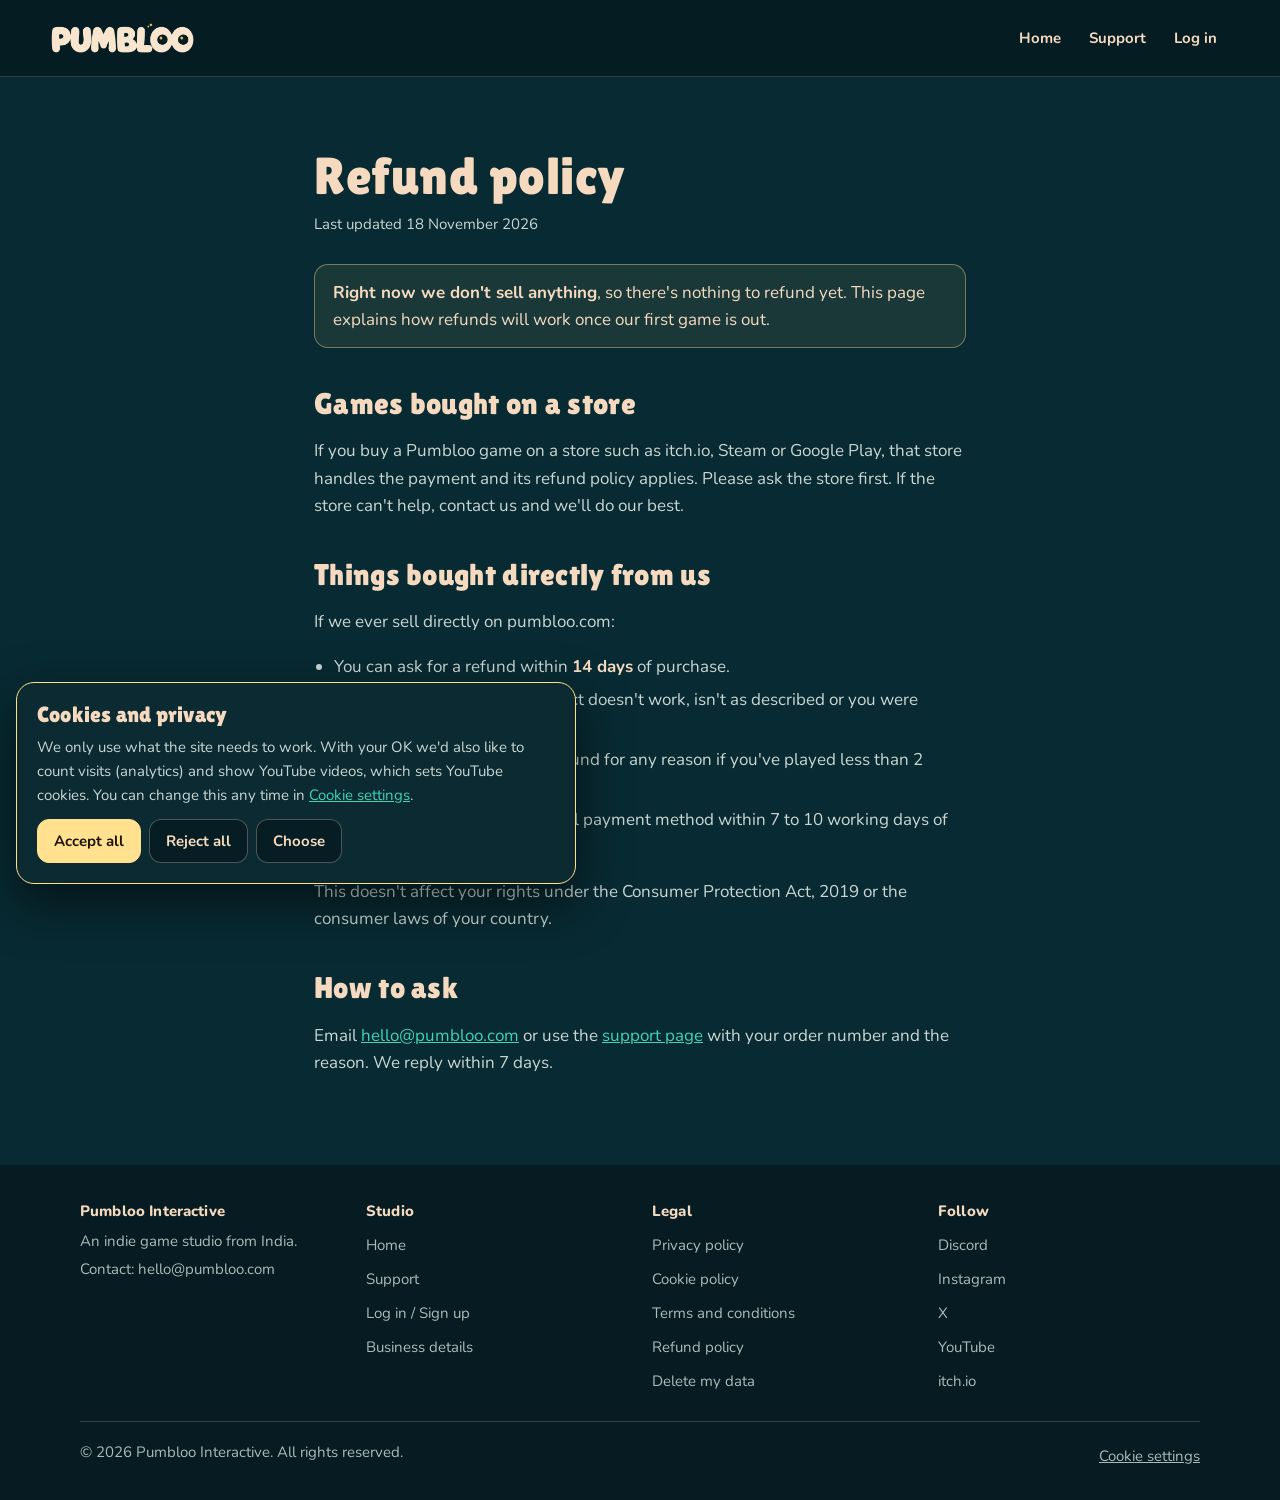
<file: refund.html>
<!DOCTYPE html>
<html lang="en">
<head>
<meta charset="utf-8">
<meta name="viewport" content="width=device-width, initial-scale=1">
<title>Refund policy · Pumbloo Interactive</title>
<meta name="description" content="Refunds for Pumbloo Interactive games and products.">
<meta property="og:title" content="Refund policy · Pumbloo Interactive">
<meta property="og:description" content="Refunds for Pumbloo Interactive games and products.">
<meta property="og:image" content="https://pumbloo.com/assets/og-image.jpg">
<meta property="og:type" content="website">
<meta name="theme-color" content="#082A32">
<link rel="icon" type="image/png" sizes="512x512" href="assets/icon.png">
<link rel="apple-touch-icon" href="assets/apple-touch-icon.png">
<link rel="preload" href="assets/fonts/lilita-one.woff2" as="font" type="font/woff2" crossorigin>
<link rel="stylesheet" href="assets/site.css">
</head>
<body>
<a class="skip" href="#main">Skip to content</a>
<header class="bar solid">
  <a class="brand" href="index.html"><img src="assets/logo-wordmark.png" alt="Pumbloo Interactive home" width="1100" height="231"></a>
  <button class="btn menu" aria-expanded="false" aria-controls="nav">Menu</button>
  <nav id="nav" class="nav" aria-label="Main"><a href="index.html">Home</a><a href="support.html">Support</a><a href="account.html">Log in</a></nav>
</header>
<main id="main" class="page">

<h1>Refund policy</h1>
<p class="updated">Last updated 18 November 2026</p>
<div class="note"><p><strong>Right now we don't sell anything</strong>, so there's nothing to refund yet. This page explains how refunds will work once our first game is out.</p></div>

<h2>Games bought on a store</h2>
<p>If you buy a Pumbloo game on a store such as itch.io, Steam or Google Play, that store handles the payment and its refund policy applies. Please ask the store first. If the store can't help, contact us and we'll do our best.</p>

<h2>Things bought directly from us</h2>
<p>If we ever sell directly on pumbloo.com:</p>
<ul>
<li>You can ask for a refund within <strong>14 days</strong> of purchase.</li>
<li>We'll refund in full if the product doesn't work, isn't as described or you were charged by mistake.</li>
<li>For digital games, we'll also refund for any reason if you've played less than 2 hours.</li>
<li>Refunds go back to your original payment method within 7 to 10 working days of approval.</li>
</ul>
<p>This doesn't affect your rights under the Consumer Protection Act, 2019 or the consumer laws of your country.</p>

<h2>How to ask</h2>
<p>Email <a href="mailto:hello@pumbloo.com?subject=Refund%20request">hello@pumbloo.com</a> or use the <a href="support.html">support page</a> with your order number and the reason. We reply within 7 days.</p>

</main>
<footer>
  <div class="cols">
    <div><h2>Pumbloo Interactive</h2><p style="margin:0">An indie game studio from India.<br>Contact: <a href="mailto:hello@pumbloo.com">hello@pumbloo.com</a></p></div>
    <nav aria-label="Studio"><h2>Studio</h2><ul><li><a href="index.html">Home</a></li><li><a href="support.html">Support</a></li><li><a href="account.html">Log in / Sign up</a></li><li><a href="support.html#business">Business details</a></li></ul></nav>
    <nav aria-label="Legal"><h2>Legal</h2><ul><li><a href="privacy.html">Privacy policy</a></li><li><a href="cookies.html">Cookie policy</a></li><li><a href="terms.html">Terms and conditions</a></li><li><a href="refund.html">Refund policy</a></li><li><a href="privacy.html#delete">Delete my data</a></li></ul></nav>
    <nav aria-label="Social"><h2>Follow</h2><ul><li><a href="https://discord.gg/jzEBQ8asQc" rel="noopener">Discord</a></li><li><a href="https://www.instagram.com/pumbloo_int/" rel="noopener">Instagram</a></li><li><a href="https://x.com/pumbloo_int" rel="noopener">X</a></li><li><a href="https://www.youtube.com/@pumbloo" rel="noopener">YouTube</a></li><li><a href="https://pumbloo.itch.io/" rel="noopener">itch.io</a></li></ul></nav>
  </div>
  <div class="legal"><span>© <span class="yr">2026</span> Pumbloo Interactive. All rights reserved.</span><button class="linkbtn" data-cookie-settings>Cookie settings</button></div>
</footer>

<div class="cookie" id="cookie" role="dialog" aria-modal="false" aria-labelledby="cookie-title" hidden>
  <h2 id="cookie-title" tabindex="-1">Cookies and privacy</h2>
  <p>We only use what the site needs to work. With your OK we'd also like to count visits (analytics) and show YouTube videos, which sets YouTube cookies. You can change this any time in <a href="cookies.html">Cookie settings</a>.</p>
  <div class="opts" hidden>
    <div class="check"><input type="checkbox" id="c-needed" checked disabled><label for="c-needed"><strong>Necessary</strong> (always on): remembers this choice.</label></div>
    <div class="check"><input type="checkbox" id="c-analytics"><label for="c-analytics"><strong>Analytics</strong>: anonymous visit counts.</label></div>
    <div class="check"><input type="checkbox" id="c-embeds"><label for="c-embeds"><strong>Video embeds</strong>: loads YouTube players.</label></div>
  </div>
  <div class="row">
    <button class="btn primary" data-accept>Accept all</button>
    <button class="btn" data-reject>Reject all</button>
    <button class="btn" data-choose>Choose</button>
    <button class="btn" data-save hidden>Save my choice</button>
  </div>
</div>
<script src="assets/site.js"></script>
</body>
</html>
</file>
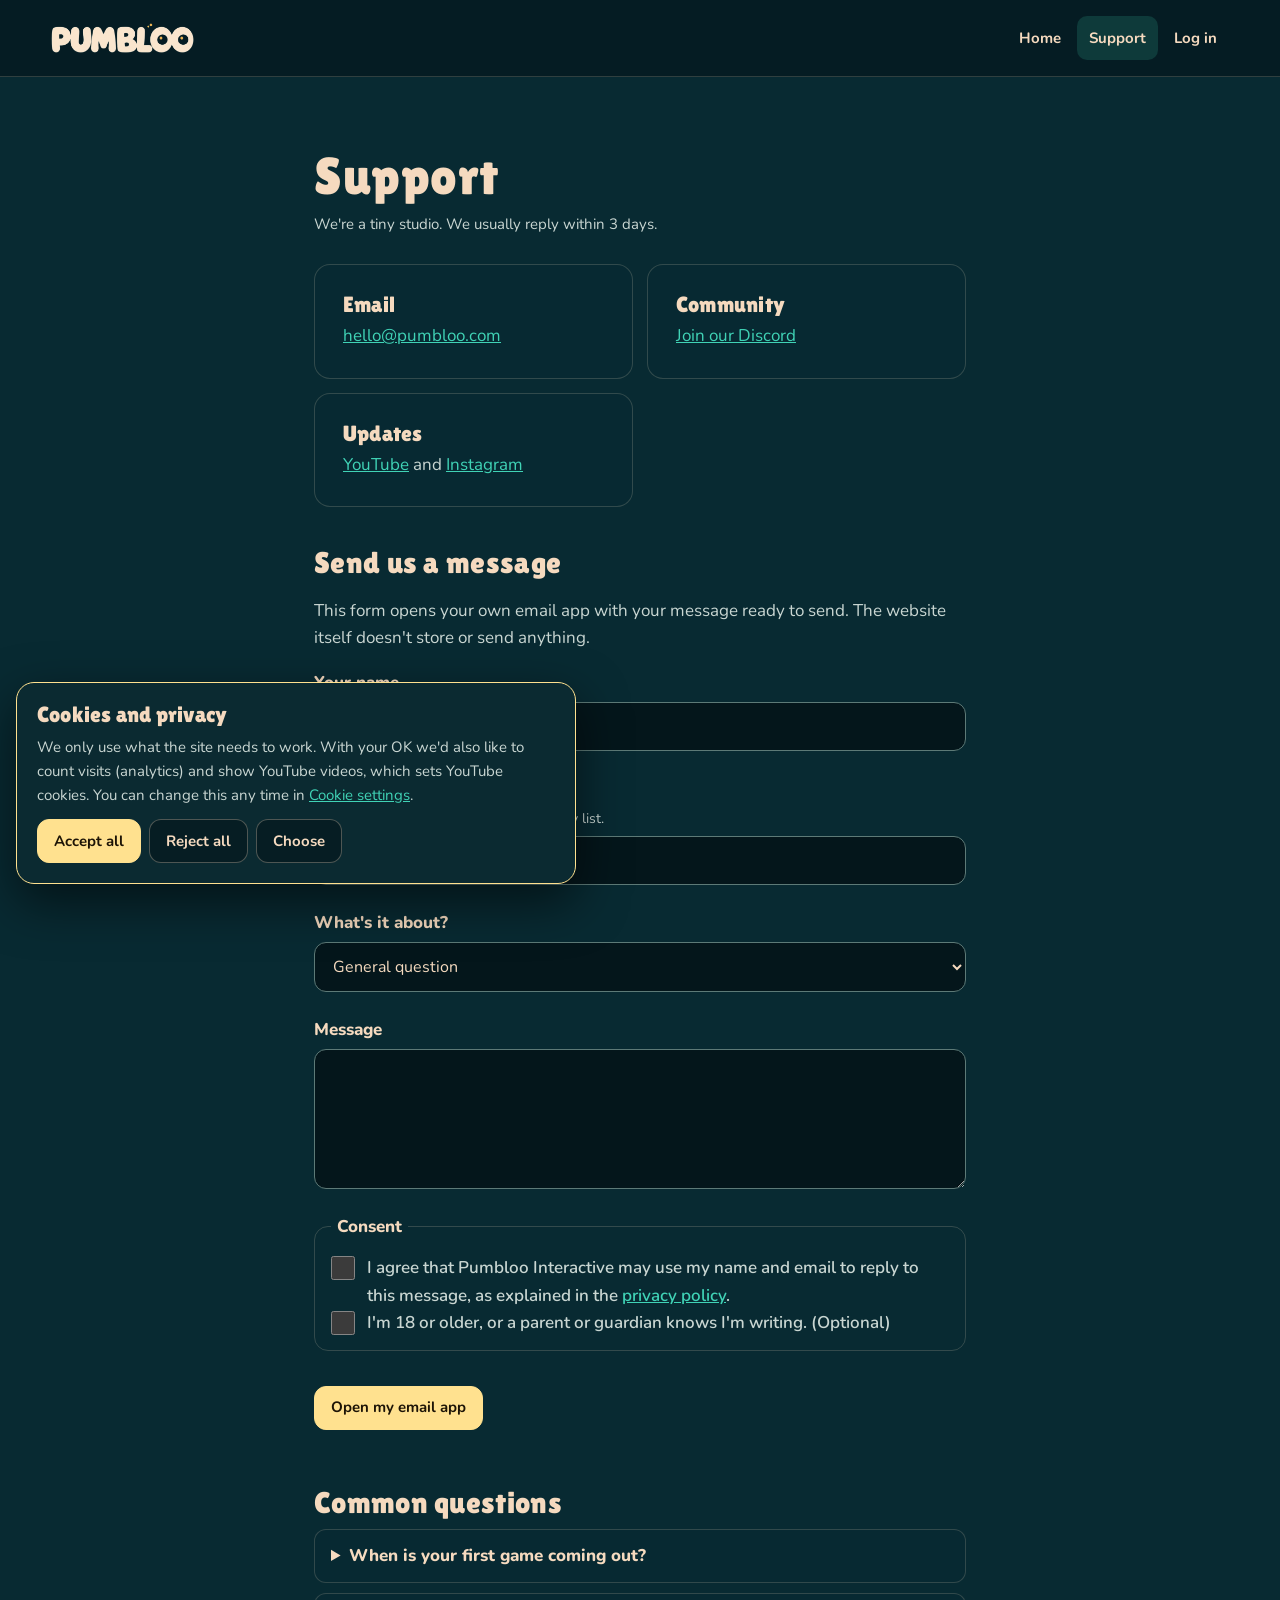
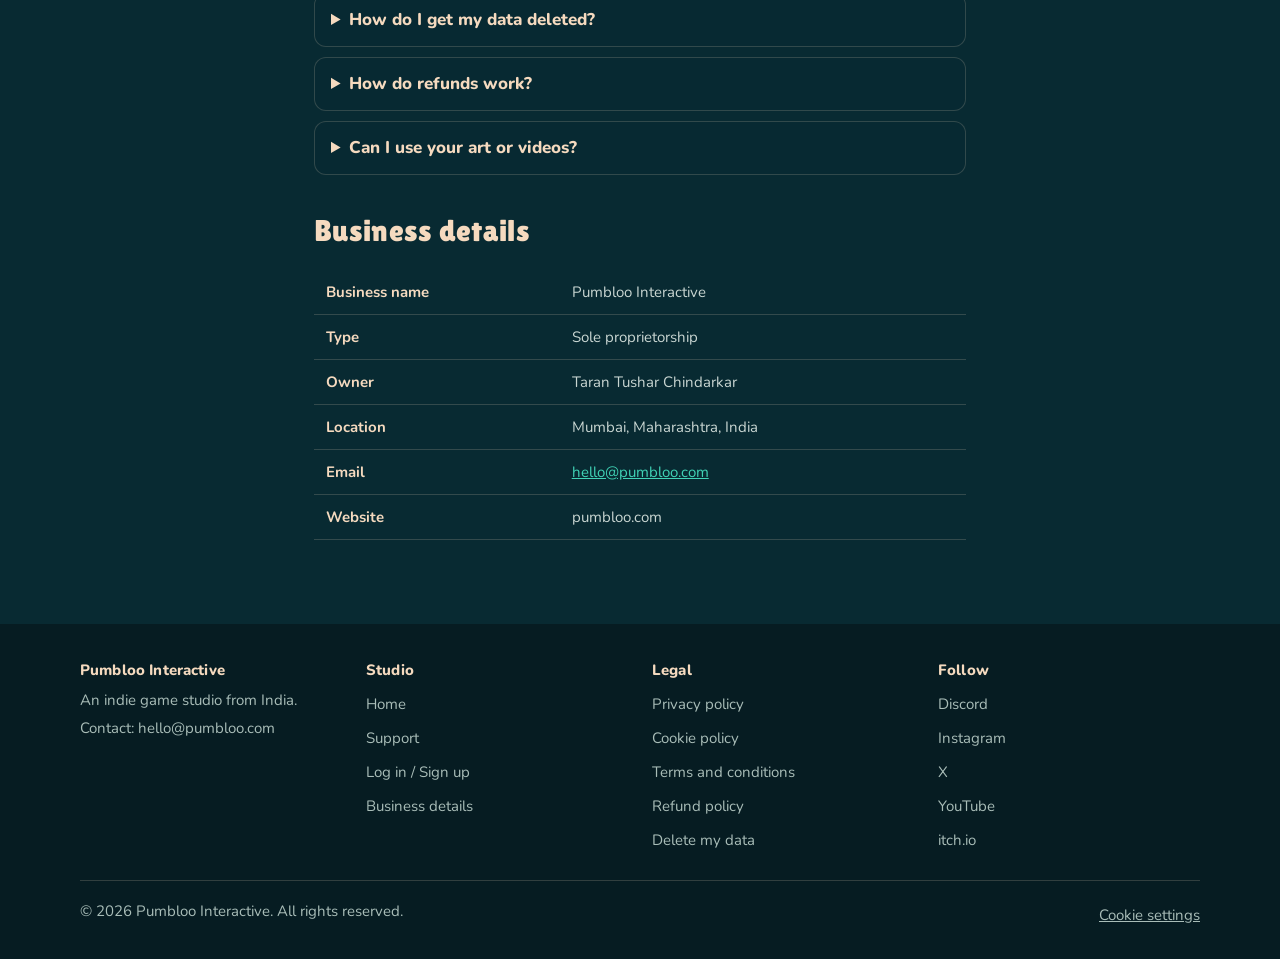
<file: support.html>
<!DOCTYPE html>
<html lang="en">
<head>
<meta charset="utf-8">
<meta name="viewport" content="width=device-width, initial-scale=1">
<title>Support · Pumbloo Interactive</title>
<meta name="description" content="Get help from Pumbloo Interactive.">
<meta property="og:title" content="Support · Pumbloo Interactive">
<meta property="og:description" content="Get help from Pumbloo Interactive.">
<meta property="og:image" content="https://pumbloo.com/assets/og-image.jpg">
<meta property="og:type" content="website">
<meta name="theme-color" content="#082A32">
<link rel="icon" type="image/png" sizes="512x512" href="assets/icon.png">
<link rel="apple-touch-icon" href="assets/apple-touch-icon.png">
<link rel="preload" href="assets/fonts/lilita-one.woff2" as="font" type="font/woff2" crossorigin>
<link rel="stylesheet" href="assets/site.css">
</head>
<body>
<a class="skip" href="#main">Skip to content</a>
<header class="bar solid">
  <a class="brand" href="index.html"><img src="assets/logo-wordmark.png" alt="Pumbloo Interactive home" width="1100" height="231"></a>
  <button class="btn menu" aria-expanded="false" aria-controls="nav">Menu</button>
  <nav id="nav" class="nav" aria-label="Main"><a href="index.html">Home</a><a href="support.html" aria-current=page>Support</a><a href="account.html">Log in</a></nav>
</header>
<main id="main" class="page">

<h1>Support</h1>
<p class="updated">We're a tiny studio. We usually reply within 3 days.</p>

<div class="grid3">
  <div class="card"><h2 style="margin:0 0 6px;font-size:22px">Email</h2><p style="margin:0"><a href="mailto:hello@pumbloo.com">hello@pumbloo.com</a></p></div>
  <div class="card"><h2 style="margin:0 0 6px;font-size:22px">Community</h2><p style="margin:0"><a href="https://discord.gg/jzEBQ8asQc" rel="noopener">Join our Discord</a></p></div>
  <div class="card"><h2 style="margin:0 0 6px;font-size:22px">Updates</h2><p style="margin:0"><a href="https://www.youtube.com/@pumbloo" rel="noopener">YouTube</a> and <a href="https://www.instagram.com/pumbloo_int/" rel="noopener">Instagram</a></p></div>
</div>

<h2 id="form-title">Send us a message</h2>
<p>This form opens your own email app with your message ready to send. The website itself doesn't store or send anything.</p>
<form id="support-form" novalidate aria-labelledby="form-title">
  <div class="field"><label for="name">Your name</label><input type="text" id="name" name="name" autocomplete="name" required aria-describedby="name-err"><span class="err" id="name-err" aria-live="polite"></span></div>
  <div class="field"><label for="email">Your email</label><span class="hint" id="email-hint">So we can reply. We won't add you to any list.</span><input type="email" id="email" name="email" autocomplete="email" required aria-describedby="email-hint email-err"><span class="err" id="email-err" aria-live="polite"></span></div>
  <div class="field"><label for="topic">What's it about?</label>
    <select id="topic" name="topic" required aria-describedby="topic-err">
      <option>General question</option><option>Bug or problem with a game</option><option>Refund</option><option>Press or business</option><option>Delete my data</option><option>Something else</option>
    </select><span class="err" id="topic-err" aria-live="polite"></span></div>
  <div class="field"><label for="message">Message</label><textarea id="message" name="message" required minlength="10" aria-describedby="message-err"></textarea><span class="err" id="message-err" aria-live="polite"></span></div>
  <fieldset><legend class="legend">Consent</legend>
    <div class="check"><input type="checkbox" id="consent" required aria-describedby="consent-err"><label for="consent">I agree that Pumbloo Interactive may use my name and email to reply to this message, as explained in the <a href="privacy.html">privacy policy</a>.</label></div>
    <span class="err" id="consent-err" aria-live="polite"></span>
    <div class="check"><input type="checkbox" id="age"><label for="age">I'm 18 or older, or a parent or guardian knows I'm writing. (Optional)</label></div>
  </fieldset>
  <p><button class="btn primary" type="submit">Open my email app</button></p>
  <p class="status" id="support-status" role="status" tabindex="-1"></p>
</form>

<h2>Common questions</h2>
<details><summary>When is your first game coming out?</summary><p>We don't have a date yet. Follow us on YouTube or Instagram and we'll announce it there first.</p></details>
<details><summary>How do I get my data deleted?</summary><p>Choose "Delete my data" in the form above, or see <a href="privacy.html#delete">Delete my data</a>. We confirm within 30 days.</p></details>
<details><summary>How do refunds work?</summary><p>See our <a href="refund.html">refund policy</a>. We don't sell anything yet.</p></details>
<details><summary>Can I use your art or videos?</summary><p>You can share our posts with credit. For anything else, please ask first. See the <a href="terms.html">terms</a>.</p></details>

<h2 id="business">Business details</h2>
<div class="scroll"><table>
<tbody>
<tr><th scope="row">Business name</th><td>Pumbloo Interactive</td></tr>
<tr><th scope="row">Type</th><td>Sole proprietorship</td></tr>
<tr><th scope="row">Owner</th><td>Taran Tushar Chindarkar</td></tr>
<tr><th scope="row">Location</th><td>Mumbai, Maharashtra, India</td></tr>
<tr><th scope="row">Email</th><td><a href="mailto:hello@pumbloo.com">hello@pumbloo.com</a></td></tr>
<tr><th scope="row">Website</th><td>pumbloo.com</td></tr>
</tbody></table></div>

</main>
<footer>
  <div class="cols">
    <div><h2>Pumbloo Interactive</h2><p style="margin:0">An indie game studio from India.<br>Contact: <a href="mailto:hello@pumbloo.com">hello@pumbloo.com</a></p></div>
    <nav aria-label="Studio"><h2>Studio</h2><ul><li><a href="index.html">Home</a></li><li><a href="support.html">Support</a></li><li><a href="account.html">Log in / Sign up</a></li><li><a href="support.html#business">Business details</a></li></ul></nav>
    <nav aria-label="Legal"><h2>Legal</h2><ul><li><a href="privacy.html">Privacy policy</a></li><li><a href="cookies.html">Cookie policy</a></li><li><a href="terms.html">Terms and conditions</a></li><li><a href="refund.html">Refund policy</a></li><li><a href="privacy.html#delete">Delete my data</a></li></ul></nav>
    <nav aria-label="Social"><h2>Follow</h2><ul><li><a href="https://discord.gg/jzEBQ8asQc" rel="noopener">Discord</a></li><li><a href="https://www.instagram.com/pumbloo_int/" rel="noopener">Instagram</a></li><li><a href="https://x.com/pumbloo_int" rel="noopener">X</a></li><li><a href="https://www.youtube.com/@pumbloo" rel="noopener">YouTube</a></li><li><a href="https://pumbloo.itch.io/" rel="noopener">itch.io</a></li></ul></nav>
  </div>
  <div class="legal"><span>© <span class="yr">2026</span> Pumbloo Interactive. All rights reserved.</span><button class="linkbtn" data-cookie-settings>Cookie settings</button></div>
</footer>

<div class="cookie" id="cookie" role="dialog" aria-modal="false" aria-labelledby="cookie-title" hidden>
  <h2 id="cookie-title" tabindex="-1">Cookies and privacy</h2>
  <p>We only use what the site needs to work. With your OK we'd also like to count visits (analytics) and show YouTube videos, which sets YouTube cookies. You can change this any time in <a href="cookies.html">Cookie settings</a>.</p>
  <div class="opts" hidden>
    <div class="check"><input type="checkbox" id="c-needed" checked disabled><label for="c-needed"><strong>Necessary</strong> (always on): remembers this choice.</label></div>
    <div class="check"><input type="checkbox" id="c-analytics"><label for="c-analytics"><strong>Analytics</strong>: anonymous visit counts.</label></div>
    <div class="check"><input type="checkbox" id="c-embeds"><label for="c-embeds"><strong>Video embeds</strong>: loads YouTube players.</label></div>
  </div>
  <div class="row">
    <button class="btn primary" data-accept>Accept all</button>
    <button class="btn" data-reject>Reject all</button>
    <button class="btn" data-choose>Choose</button>
    <button class="btn" data-save hidden>Save my choice</button>
  </div>
</div>
<script src="assets/site.js"></script>
</body>
</html>
</file>
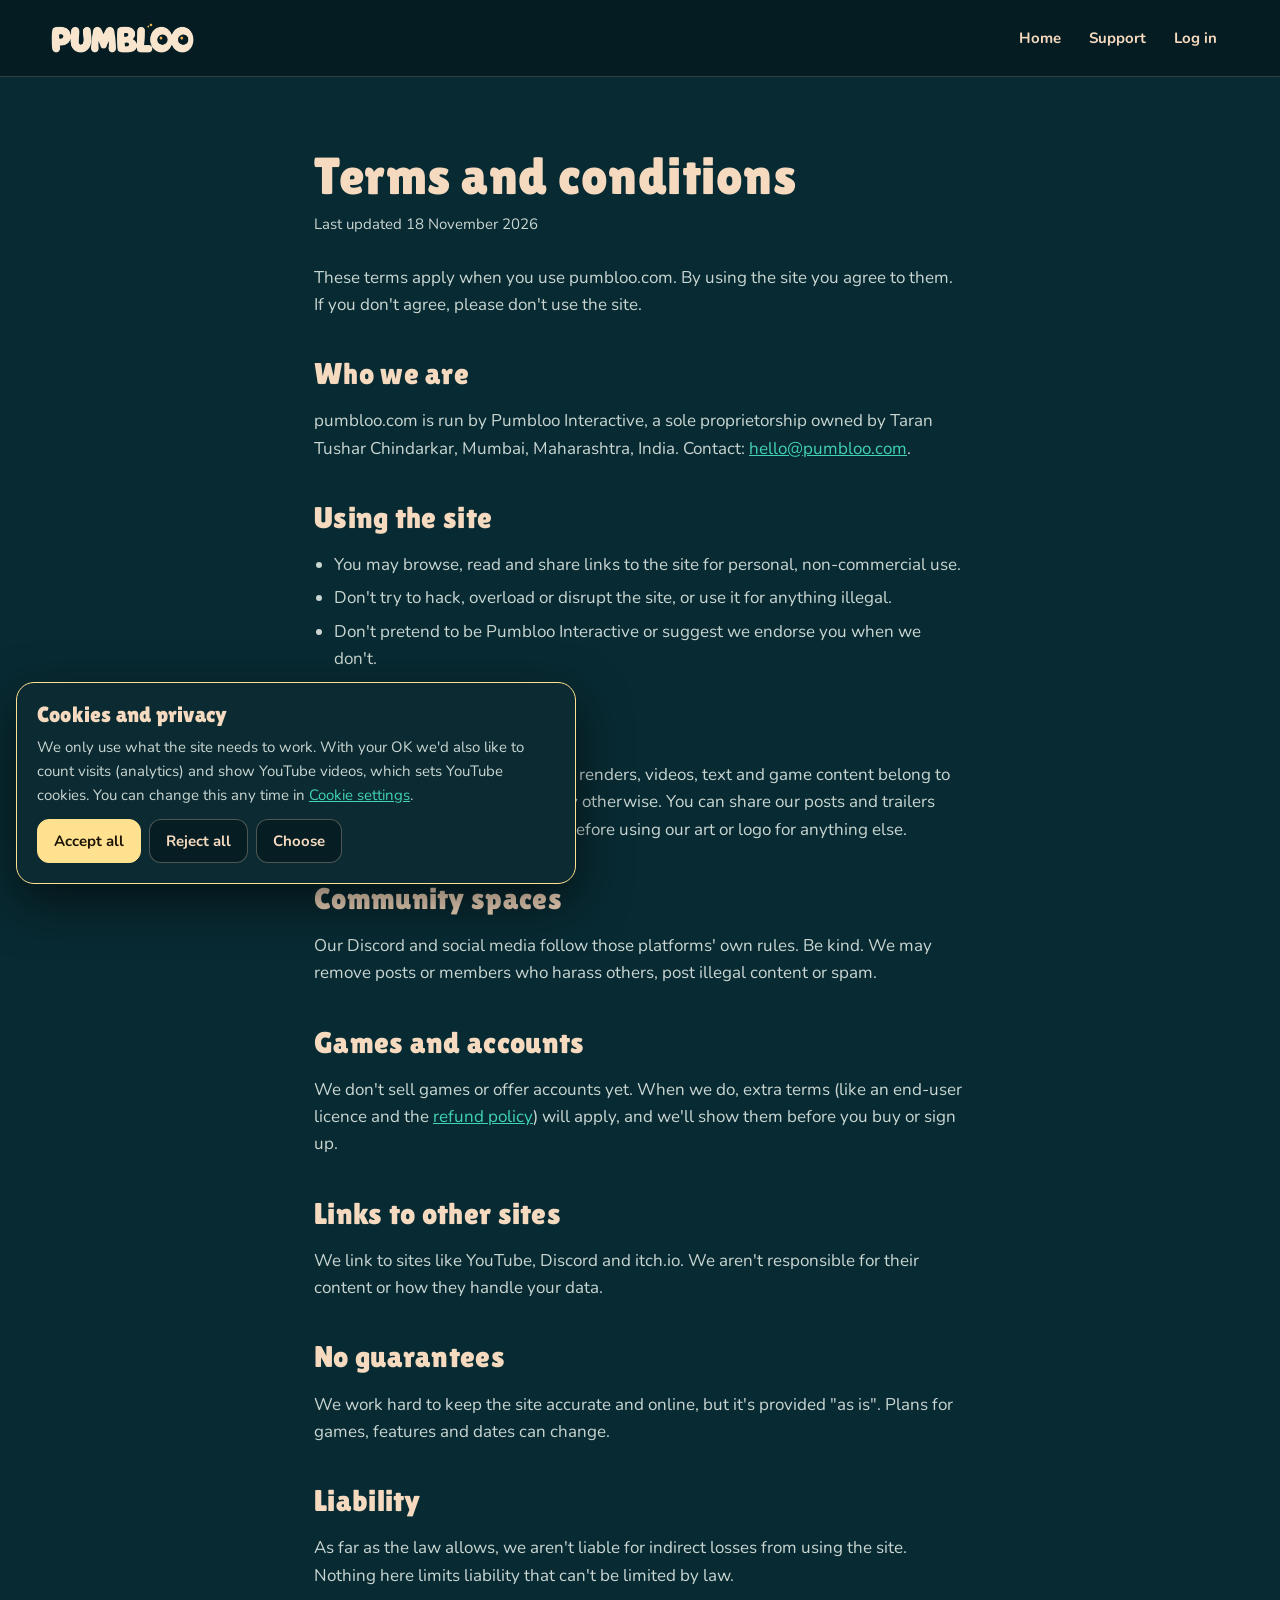
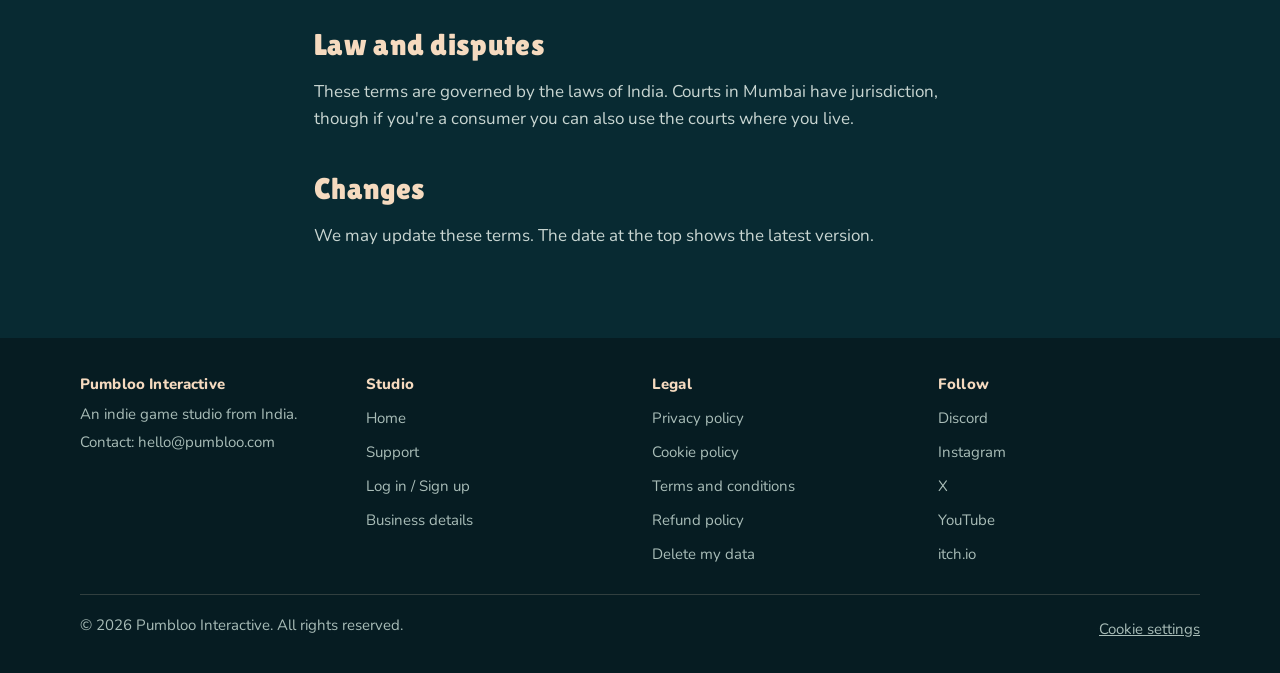
<file: terms.html>
<!DOCTYPE html>
<html lang="en">
<head>
<meta charset="utf-8">
<meta name="viewport" content="width=device-width, initial-scale=1">
<title>Terms and conditions · Pumbloo Interactive</title>
<meta name="description" content="Terms for using pumbloo.com.">
<meta property="og:title" content="Terms and conditions · Pumbloo Interactive">
<meta property="og:description" content="Terms for using pumbloo.com.">
<meta property="og:image" content="https://pumbloo.com/assets/og-image.jpg">
<meta property="og:type" content="website">
<meta name="theme-color" content="#082A32">
<link rel="icon" type="image/png" sizes="512x512" href="assets/icon.png">
<link rel="apple-touch-icon" href="assets/apple-touch-icon.png">
<link rel="preload" href="assets/fonts/lilita-one.woff2" as="font" type="font/woff2" crossorigin>
<link rel="stylesheet" href="assets/site.css">
</head>
<body>
<a class="skip" href="#main">Skip to content</a>
<header class="bar solid">
  <a class="brand" href="index.html"><img src="assets/logo-wordmark.png" alt="Pumbloo Interactive home" width="1100" height="231"></a>
  <button class="btn menu" aria-expanded="false" aria-controls="nav">Menu</button>
  <nav id="nav" class="nav" aria-label="Main"><a href="index.html">Home</a><a href="support.html">Support</a><a href="account.html">Log in</a></nav>
</header>
<main id="main" class="page">

<h1>Terms and conditions</h1>
<p class="updated">Last updated 18 November 2026</p>
<p>These terms apply when you use pumbloo.com. By using the site you agree to them. If you don't agree, please don't use the site.</p>

<h2>Who we are</h2>
<p>pumbloo.com is run by Pumbloo Interactive, a sole proprietorship owned by Taran Tushar Chindarkar, Mumbai, Maharashtra, India. Contact: <a href="mailto:hello@pumbloo.com">hello@pumbloo.com</a>.</p>

<h2>Using the site</h2>
<ul>
<li>You may browse, read and share links to the site for personal, non-commercial use.</li>
<li>Don't try to hack, overload or disrupt the site, or use it for anything illegal.</li>
<li>Don't pretend to be Pumbloo Interactive or suggest we endorse you when we don't.</li>
</ul>

<h2>Our content</h2>
<p>The Pumbloo name, logo, artwork, renders, videos, text and game content belong to Pumbloo Interactive unless we say otherwise. You can share our posts and trailers with credit and a link. Please ask before using our art or logo for anything else.</p>

<h2>Community spaces</h2>
<p>Our Discord and social media follow those platforms' own rules. Be kind. We may remove posts or members who harass others, post illegal content or spam.</p>

<h2>Games and accounts</h2>
<p>We don't sell games or offer accounts yet. When we do, extra terms (like an end-user licence and the <a href="refund.html">refund policy</a>) will apply, and we'll show them before you buy or sign up.</p>

<h2>Links to other sites</h2>
<p>We link to sites like YouTube, Discord and itch.io. We aren't responsible for their content or how they handle your data.</p>

<h2>No guarantees</h2>
<p>We work hard to keep the site accurate and online, but it's provided "as is". Plans for games, features and dates can change.</p>

<h2>Liability</h2>
<p>As far as the law allows, we aren't liable for indirect losses from using the site. Nothing here limits liability that can't be limited by law.</p>

<h2>Law and disputes</h2>
<p>These terms are governed by the laws of India. Courts in Mumbai have jurisdiction, though if you're a consumer you can also use the courts where you live.</p>

<h2>Changes</h2>
<p>We may update these terms. The date at the top shows the latest version.</p>

</main>
<footer>
  <div class="cols">
    <div><h2>Pumbloo Interactive</h2><p style="margin:0">An indie game studio from India.<br>Contact: <a href="mailto:hello@pumbloo.com">hello@pumbloo.com</a></p></div>
    <nav aria-label="Studio"><h2>Studio</h2><ul><li><a href="index.html">Home</a></li><li><a href="support.html">Support</a></li><li><a href="account.html">Log in / Sign up</a></li><li><a href="support.html#business">Business details</a></li></ul></nav>
    <nav aria-label="Legal"><h2>Legal</h2><ul><li><a href="privacy.html">Privacy policy</a></li><li><a href="cookies.html">Cookie policy</a></li><li><a href="terms.html">Terms and conditions</a></li><li><a href="refund.html">Refund policy</a></li><li><a href="privacy.html#delete">Delete my data</a></li></ul></nav>
    <nav aria-label="Social"><h2>Follow</h2><ul><li><a href="https://discord.gg/jzEBQ8asQc" rel="noopener">Discord</a></li><li><a href="https://www.instagram.com/pumbloo_int/" rel="noopener">Instagram</a></li><li><a href="https://x.com/pumbloo_int" rel="noopener">X</a></li><li><a href="https://www.youtube.com/@pumbloo" rel="noopener">YouTube</a></li><li><a href="https://pumbloo.itch.io/" rel="noopener">itch.io</a></li></ul></nav>
  </div>
  <div class="legal"><span>© <span class="yr">2026</span> Pumbloo Interactive. All rights reserved.</span><button class="linkbtn" data-cookie-settings>Cookie settings</button></div>
</footer>

<div class="cookie" id="cookie" role="dialog" aria-modal="false" aria-labelledby="cookie-title" hidden>
  <h2 id="cookie-title" tabindex="-1">Cookies and privacy</h2>
  <p>We only use what the site needs to work. With your OK we'd also like to count visits (analytics) and show YouTube videos, which sets YouTube cookies. You can change this any time in <a href="cookies.html">Cookie settings</a>.</p>
  <div class="opts" hidden>
    <div class="check"><input type="checkbox" id="c-needed" checked disabled><label for="c-needed"><strong>Necessary</strong> (always on): remembers this choice.</label></div>
    <div class="check"><input type="checkbox" id="c-analytics"><label for="c-analytics"><strong>Analytics</strong>: anonymous visit counts.</label></div>
    <div class="check"><input type="checkbox" id="c-embeds"><label for="c-embeds"><strong>Video embeds</strong>: loads YouTube players.</label></div>
  </div>
  <div class="row">
    <button class="btn primary" data-accept>Accept all</button>
    <button class="btn" data-reject>Reject all</button>
    <button class="btn" data-choose>Choose</button>
    <button class="btn" data-save hidden>Save my choice</button>
  </div>
</div>
<script src="assets/site.js"></script>
</body>
</html>
</file>
<file: assets/site.css>
/*
VOICE: warm, playful, a little mysterious. A small studio saying hello on a winter night.
IDEA: taran's own Blender campfire, with snow falling through the forest in front of it.
PICTURE: the looping fire render full screen, depth snow on a canvas, text set top-left on a dark scrim.
COLOUR and TYPE: night teal #0E343E / #082A32, cream #F5DABF, gold #FFE18F, teal #40D3B6. Lilita One + Nunito, self-hosted.
LAYOUT: hero, short about band, devlog band, footer. Inner pages: one calm reading column.
*/
@font-face{font-family:"Lilita One";src:url(fonts/lilita-one.woff2) format("woff2");font-display:swap}
@font-face{font-family:Nunito;src:url(fonts/nunito.woff2) format("woff2");font-weight:200 1000;font-display:swap}

:root{color-scheme:dark;
  --night:#0E343E;--deep:#082A32;--deeper:#061c22;--pine:#0F3D3A;
  --cream:#F5DABF;--gold:#FFE18F;--amber:#F0B454;--teal:#40D3B6;--red:#6C151E;
  --ink:#F5DABF;--soft:#C9D6D2;--line:rgba(245,218,191,.18)}
*{box-sizing:border-box;min-width:0}
html{scroll-padding-top:80px}
html,body{margin:0}
body{background:var(--deep);color:var(--ink);font:17px/1.6 Nunito,system-ui,-apple-system,"Segoe UI",sans-serif;overflow-x:clip}
a{color:var(--teal)}
a:hover{color:var(--gold)}
:focus-visible{outline:3px solid var(--gold);outline-offset:3px;border-radius:6px}
img,video{max-width:100%}
.sr-only{position:absolute;width:1px;height:1px;overflow:hidden;clip:rect(0 0 0 0);white-space:nowrap}
.skip{position:absolute;left:12px;top:-60px;z-index:100;background:var(--gold);color:#1a1205;padding:10px 16px;border-radius:10px;font-weight:800;text-decoration:none}
.skip:focus{top:12px}

/* top bar */
.bar{position:absolute;top:0;left:0;right:0;z-index:20;display:flex;align-items:center;justify-content:space-between;gap:12px;padding:16px max(4vw,16px)}
.bar.solid{position:sticky;background:rgba(6,28,34,.94);backdrop-filter:blur(8px);border-bottom:1px solid var(--line)}
.brand{display:flex;align-items:center;gap:10px;color:var(--cream);text-decoration:none;font:22px/1 "Lilita One",sans-serif;letter-spacing:.02em}
.brand img{display:block;height:30px;width:auto}
@media(max-width:600px){.brand img{height:24px}}
.nav{display:flex;flex-wrap:wrap;gap:4px}
.nav a{color:var(--cream);text-decoration:none;font-weight:700;font-size:15px;padding:10px 12px;border-radius:10px;min-height:44px;display:inline-flex;align-items:center}
.nav a:hover,.nav a[aria-current=page]{background:rgba(64,211,182,.16);color:var(--cream)}

/* hero */
.hero{position:relative;min-height:100svh;overflow:hidden;background:#071d22 url(campfire.jpg) center/cover no-repeat;display:flex;align-items:flex-start}
.hero video,.hero .still{position:absolute;inset:0;width:100%;height:100%;object-fit:cover;object-position:70% 50%}
.hero .still{display:block}
.hero canvas{position:absolute;inset:0;width:100%;height:100%;pointer-events:none}
.scrim{position:absolute;inset:0;background:
  radial-gradient(90% 75% at 0% 0%,rgba(4,18,22,.88) 0%,rgba(4,18,22,.6) 38%,rgba(4,18,22,0) 70%),
  linear-gradient(to bottom,rgba(4,18,22,.45),rgba(4,18,22,0) 30%,rgba(4,18,22,0) 75%,rgba(6,28,34,.9))}
.copy{position:relative;z-index:5;padding:clamp(92px,13vh,130px) max(5vw,20px) 40px;max-width:620px}
.mark>*{flex:none}
.mark{margin:0;line-height:0}
.mark img{display:block;width:clamp(150px,18vw,270px);height:auto;filter:drop-shadow(0 4px 0 rgba(0,0,0,.35)) drop-shadow(0 0 24px rgba(0,0,0,.5))}
.eye{width:.78em;height:.78em;display:block;filter:drop-shadow(0 5px 0 rgba(0,0,0,.35))}
.eye .pupil{transition:transform .12s ease-out}
.sub{font-weight:800;font-size:clamp(11px,.9vw,12px);letter-spacing:.38em;color:var(--teal);margin:8px 0 0 3px;text-shadow:0 2px 8px rgba(0,0,0,.8)}
.lead{font-size:clamp(14px,1.1vw,16px);line-height:1.5;color:#FFF3E4;margin:12px 0 0;max-width:34ch;text-shadow:0 2px 10px rgba(0,0,0,.9)}
.soon{display:inline-block;margin-top:12px;padding:5px 12px;font-size:13px;border-radius:999px;background:rgba(6,28,34,.78);border:1.5px solid var(--gold);color:var(--gold);font-weight:800}
.links{display:flex;flex-wrap:wrap;gap:8px;margin-top:16px}
.links .btn{min-height:38px;padding:0 12px;font-size:13px;border-radius:10px}
.links .btn svg{width:15px;height:15px}
.btn{display:inline-flex;align-items:center;justify-content:center;gap:8px;min-height:44px;padding:0 16px;border-radius:12px;background:rgba(6,28,34,.82);border:1px solid rgba(245,218,191,.3);color:var(--cream);text-decoration:none;font:700 15px/1 Nunito,sans-serif;cursor:pointer;transition:background .15s,border-color .15s}
.btn:hover{background:rgba(64,211,182,.2);border-color:var(--teal);color:var(--cream)}
.btn svg{width:18px;height:18px;fill:currentColor;flex:none}
.btn.primary{background:var(--gold);color:#1d1406;border-color:var(--gold)}
.btn.primary:hover{background:#ffeab0;color:#1d1406}
.motion{position:absolute;right:max(4vw,16px);bottom:20px;z-index:6}
.season{position:absolute;left:max(5vw,20px);right:max(5vw,20px);bottom:22px;z-index:6;margin:0;max-width:52ch;color:var(--soft);font-size:14px;line-height:1.45;text-shadow:0 1px 6px #000}
@media(max-width:600px){.season{font-size:12.5px;bottom:16px;text-align:center;margin:0 auto}}

/* bands */
.band{padding:clamp(48px,7vw,96px) max(5vw,20px)}
.band.pine{background:var(--pine)}
.band.deep{background:var(--deep)}
.wrap{max-width:1120px;margin:0 auto}
.two{display:grid;grid-template-columns:minmax(0,1.1fr) minmax(0,1fr);gap:clamp(24px,5vw,64px);align-items:center}
h1,h2,h3{color:var(--cream);text-wrap:balance}
h2{font:clamp(32px,4.2vw,46px)/1.08 "Lilita One",sans-serif;margin:0 0 14px;letter-spacing:.01em}
h3{font-size:19px;margin:28px 0 6px}
.band p{color:var(--soft);max-width:62ch;margin:0 0 12px}
.facts{list-style:none;margin:0;padding:0;display:grid;gap:12px}
.facts li{padding:16px 18px;border-radius:14px;background:rgba(8,42,50,.6);border:1px solid var(--line)}
.facts b{display:block;color:var(--gold)}
.facts span{color:var(--soft);font-size:15px}
.embed{position:relative;aspect-ratio:16/9;border-radius:16px;overflow:hidden;background:#04161b center/cover no-repeat;border:1px solid var(--line)}
.embed iframe{position:absolute;inset:0;width:100%;height:100%;border:0}
.embed .gate{position:absolute;inset:0;display:grid;place-content:center;gap:12px;text-align:center;padding:20px;background:rgba(4,18,22,.72)}
.embed .gate p{margin:0 auto;color:var(--cream);font-size:15px;max-width:42ch}

/* inner pages */
.page{max-width:780px;margin:0 auto;padding:clamp(36px,6vw,72px) max(5vw,20px) 72px}
.page h1{font:clamp(36px,5vw,52px)/1.05 "Lilita One",sans-serif;margin:0 0 8px;letter-spacing:.01em}
.page .updated{color:var(--soft);font-size:15px;margin:0 0 28px}
.page h2{font-size:clamp(24px,3vw,30px);margin:40px 0 10px}
.page p,.page li{color:var(--soft)}
.page strong{color:var(--cream)}
.page ul{padding-left:1.2em}
.page li{margin:6px 0}
.note{background:rgba(255,225,143,.08);border:1px solid rgba(255,225,143,.4);border-radius:14px;padding:14px 18px;color:var(--cream)}
.note p{margin:0;color:var(--cream)}
.toc{display:flex;flex-wrap:wrap;gap:8px;margin:0 0 8px;padding:0;list-style:none}
.toc a{display:inline-block;padding:6px 12px;border-radius:999px;border:1px solid var(--line);text-decoration:none;color:var(--cream);font-size:14px}
table{width:100%;border-collapse:collapse;margin:12px 0;font-size:15px}
th,td{text-align:left;padding:10px 12px;border-bottom:1px solid var(--line);vertical-align:top}
th{color:var(--cream)}
td{color:var(--soft)}
.scroll{overflow-x:auto}
mark.todo{background:#FFE18F;color:#2b1d00;padding:0 4px;border-radius:4px;font-weight:700}

/* forms */
form{display:grid;gap:18px;margin-top:18px}
.field{display:grid;gap:6px}
label,.legend{font-weight:800;color:var(--cream)}
.hint{font-size:14px;color:var(--soft)}
input[type=text],input[type=email],input[type=password],select,textarea{font:16px/1.4 Nunito,sans-serif;color:var(--cream);background:#04161b;border:1.5px solid #5d7a77;border-radius:12px;padding:12px 14px;min-height:48px;width:100%}
textarea{min-height:140px;resize:vertical}
input:focus-visible,select:focus-visible,textarea:focus-visible{outline:3px solid var(--gold);outline-offset:1px;border-color:var(--gold)}
[aria-invalid=true]{border-color:#ff8f8f}
.err{color:#ffb4b4;font-size:14px;font-weight:700;min-height:0}
.check{display:grid;grid-template-columns:auto 1fr;gap:12px;align-items:start;font-weight:600;color:var(--soft)}
.check input{width:24px;height:24px;margin:2px 0 0;accent-color:var(--teal)}
.check label{font-weight:600;color:var(--soft)}
fieldset{border:1px solid var(--line);border-radius:14px;padding:14px 16px;margin:0}
legend{padding:0 6px}
.status{padding:14px 16px;border-radius:12px;background:rgba(64,211,182,.12);border:1px solid var(--teal);color:var(--cream)}
.status:empty{display:none}
.tabs{display:flex;gap:6px;border-bottom:1px solid var(--line);margin-top:20px}
.tabs button{font:800 16px Nunito,sans-serif;color:var(--soft);background:none;border:0;border-bottom:3px solid transparent;padding:12px 16px;min-height:48px;cursor:pointer}
.tabs button[aria-selected=true]{color:var(--cream);border-color:var(--gold)}
.card{background:rgba(8,42,50,.6);border:1px solid var(--line);border-radius:16px;padding:clamp(18px,3vw,28px)}
.grid3{display:grid;grid-template-columns:repeat(auto-fit,minmax(220px,1fr));gap:14px;margin:18px 0}
details{border:1px solid var(--line);border-radius:12px;padding:12px 16px;margin:10px 0;background:rgba(8,42,50,.4)}
summary{cursor:pointer;font-weight:800;color:var(--cream);min-height:28px}

/* footer */
footer{background:var(--deeper);padding:36px max(5vw,20px) 28px;color:#A9BDB8;font-size:15px}
footer .cols{max-width:1120px;margin:0 auto;display:grid;grid-template-columns:repeat(auto-fit,minmax(180px,1fr));gap:24px}
footer h2{font:800 15px Nunito,sans-serif;color:var(--cream);margin:0 0 8px}
footer ul{list-style:none;margin:0;padding:0;display:grid;gap:2px}
footer a{color:#A9BDB8;text-decoration:none;display:inline-block;padding:4px 0}
footer a:hover{color:var(--gold)}
footer .legal{max-width:1120px;margin:24px auto 0;padding-top:18px;border-top:1px solid var(--line);display:flex;flex-wrap:wrap;gap:8px 20px;justify-content:space-between}
.linkbtn{background:none;border:0;color:#A9BDB8;font:inherit;padding:4px 0;cursor:pointer;text-decoration:underline}

/* cookie banner */
.cookie{position:fixed;left:16px;right:16px;bottom:16px;z-index:90;max-width:560px;background:#0b2a31;border:1.5px solid var(--gold);border-radius:18px;padding:20px;box-shadow:0 18px 50px rgba(0,0,0,.55)}
.cookie[hidden]{display:none}
.cookie h2{font:22px/1.1 "Lilita One",sans-serif;margin:0 0 8px}
.cookie p{margin:0 0 12px;color:var(--soft);font-size:15px}
.cookie .row{display:flex;flex-wrap:wrap;gap:8px}
.cookie .opts{display:grid;gap:10px;margin:0 0 14px}
.cookie .opts[hidden],.cookie [data-save][hidden]{display:none}
@media (max-width:600px){.cookie{left:10px;right:10px;bottom:10px;padding:16px}.cookie p{font-size:14px}.cookie .row .btn{flex:1 1 auto}}

@media (max-width:760px){
  .two{grid-template-columns:minmax(0,1fr)}
  .nav{display:none}
  .bar .menu{display:inline-flex}
  .copy{padding-top:96px}
  .hero video,.hero .still{object-position:72% 50%}
  .scrim{background:linear-gradient(to bottom,rgba(4,18,22,.86) 0%,rgba(4,18,22,.6) 45%,rgba(4,18,22,.1) 70%,rgba(6,28,34,.9))}
}
.menu{display:none}
.nav.open{display:flex;position:absolute;top:100%;right:12px;flex-direction:column;background:#0b2a31;border:1px solid var(--line);border-radius:14px;padding:8px;min-width:200px}
@media (prefers-reduced-motion:reduce){.hero video{display:none}.hero .still{display:block}.eye .pupil{transition:none}}
.paused .hero video{display:none}.paused .hero .still{display:block}
</file>
